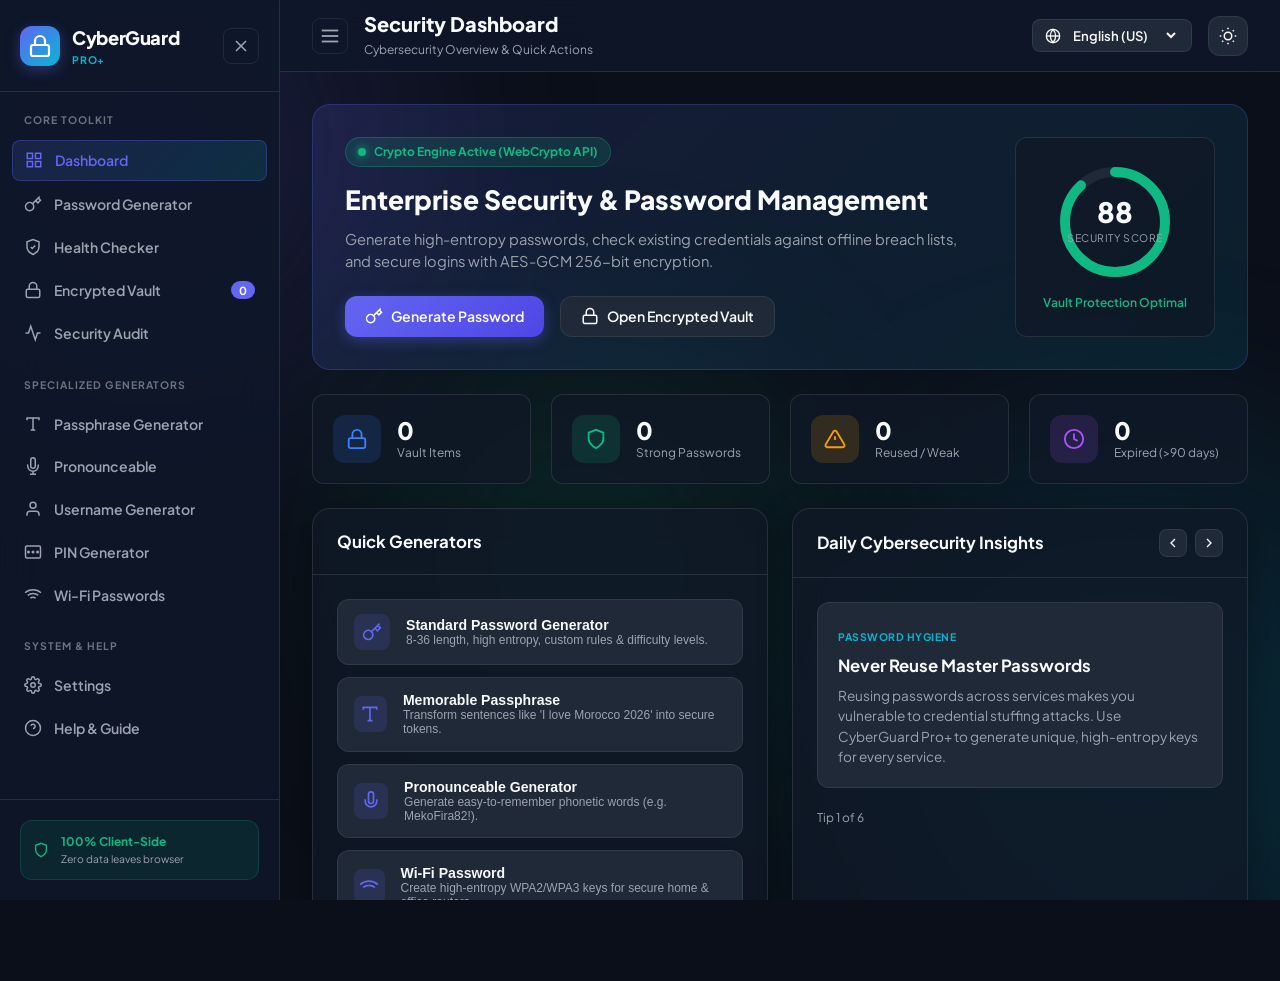
<file: index.html>
<!DOCTYPE html>
<html lang="en" data-theme="dark" dir="ltr">
<head>
  <meta charset="UTF-8">
  <meta name="viewport" content="width=device-width, initial-scale=1.0">
  <meta name="description" content="Password Generator Pro+ — Commercial-Grade Client-Side Cybersecurity Toolkit with Web Crypto AES-GCM Encrypted Vault, Health Checker, and Offline Breach Protection.">
  <meta name="theme-color" content="#0f172a">
  <title>Password Generator Pro+ | Cybersecurity Toolkit</title>
  <link rel="manifest" href="manifest.json">
  <link rel="icon" href="data:image/svg+xml,<svg xmlns=%22http://www.w3.org/2000/svg%22 viewBox=%220 0 100 100%22><text y=%22.9em%22 font-size=%2290%22>🛡️</text></svg>">
  <link rel="preconnect" href="https://fonts.googleapis.com">
  <link rel="preconnect" href="https://fonts.gstatic.com" crossorigin>
  <link href="https://fonts.googleapis.com/css2?family=Plus+Jakarta+Sans:wght@400;500;600;700;800&family=JetBrains+Mono:wght@400;500;600;700&display=swap" rel="stylesheet">
  <link rel="stylesheet" href="style.css">
</head>
<body>

  <div class="app-background">
    <div class="bg-shape shape-1"></div>
    <div class="bg-shape shape-2"></div>
    <div class="bg-shape shape-3"></div>
  </div>

  <!-- Application Layout -->
  <div class="app-container">

    <!-- Sidebar / Navigation -->
    <aside class="app-sidebar" id="sidebar">
      <div class="sidebar-header">
        <div class="logo">
          <div class="logo-icon">
            <svg width="24" height="24" viewBox="0 0 24 24" fill="none" stroke="currentColor" stroke-width="2.2" stroke-linecap="round" stroke-linejoin="round">
              <rect x="3" y="11" width="18" height="11" rx="2" ry="2"></rect>
              <path d="M7 11V7a5 5 0 0 1 10 0v4"></path>
            </svg>
          </div>
          <div class="logo-text">
            <span class="brand-name">CyberGuard</span>
            <span class="brand-badge">PRO+</span>
          </div>
        </div>
        <button class="icon-btn mobile-close-btn" id="mobileSidebarClose" aria-label="Close menu">
          <svg width="20" height="20" viewBox="0 0 24 24" fill="none" stroke="currentColor" stroke-width="2"><line x1="18" y1="6" x2="6" y2="18"></line><line x1="6" y1="6" x2="18" y2="18"></line></svg>
        </button>
      </div>

      <nav class="sidebar-nav">
        <div class="nav-section">
          <span class="nav-section-title" data-i18n="navCore">CORE TOOLKIT</span>
          <button class="nav-item active" data-tab="dashboard" id="nav-dashboard">
            <svg width="18" height="18" viewBox="0 0 24 24" fill="none" stroke="currentColor" stroke-width="2"><rect x="3" y="3" width="7" height="7"></rect><rect x="14" y="3" width="7" height="7"></rect><rect x="14" y="14" width="7" height="7"></rect><rect x="3" y="14" width="7" height="7"></rect></svg>
            <span data-i18n="tabDashboard">Dashboard</span>
          </button>
          <button class="nav-item" data-tab="generator" id="nav-generator">
            <svg width="18" height="18" viewBox="0 0 24 24" fill="none" stroke="currentColor" stroke-width="2"><path d="M21 2l-2 2m-7.61 7.61a5.5 5.5 0 1 1-7.778 7.778 5.5 5.5 0 0 1 7.777-7.777zm0 0L15.5 7.5m0 0l3 3L22 7l-3-3m-3.5 3.5L19 4"></path></svg>
            <span data-i18n="tabGenerator">Password Generator</span>
          </button>
          <button class="nav-item" data-tab="checker" id="nav-checker">
            <svg width="18" height="18" viewBox="0 0 24 24" fill="none" stroke="currentColor" stroke-width="2"><path d="M12 22s8-4 8-10V5l-8-3-8 3v7c0 6 8 10 8 10z"></path><path d="m9 12 2 2 4-4"></path></svg>
            <span data-i18n="tabChecker">Health Checker</span>
          </button>
          <button class="nav-item" data-tab="vault" id="nav-vault">
            <svg width="18" height="18" viewBox="0 0 24 24" fill="none" stroke="currentColor" stroke-width="2"><rect x="3" y="11" width="18" height="11" rx="2" ry="2"></rect><path d="M7 11V7a5 5 0 0 1 10 0v4"></path></svg>
            <span data-i18n="tabVault">Encrypted Vault</span>
            <span class="nav-badge" id="vaultCountBadge">0</span>
          </button>
          <button class="nav-item" data-tab="security" id="nav-security">
            <svg width="18" height="18" viewBox="0 0 24 24" fill="none" stroke="currentColor" stroke-width="2"><path d="M22 12h-4l-3 9L9 3l-3 9H2"></path></svg>
            <span data-i18n="tabSecurity">Security Audit</span>
          </button>
        </div>

        <div class="nav-section">
          <span class="nav-section-title" data-i18n="navSpecialized">SPECIALIZED GENERATORS</span>
          <button class="nav-item" data-tab="passphrase" id="nav-passphrase">
            <svg width="18" height="18" viewBox="0 0 24 24" fill="none" stroke="currentColor" stroke-width="2"><path d="M4 7V4h16v3"></path><path d="M9 20h6"></path><path d="M12 4v16"></path></svg>
            <span data-i18n="tabPassphrase">Passphrase Generator</span>
          </button>
          <button class="nav-item" data-tab="pronounceable" id="nav-pronounceable">
            <svg width="18" height="18" viewBox="0 0 24 24" fill="none" stroke="currentColor" stroke-width="2"><path d="M12 1a3 3 0 0 0-3 3v8a3 3 0 0 0 6 0V4a3 3 0 0 0-3-3z"></path><path d="M19 10v2a7 7 0 0 1-14 0v-2"></path><line x1="12" y1="19" x2="12.01" y2="23"></line><line x1="8" y1="23" x2="16" y2="23"></line></svg>
            <span data-i18n="tabPronounceable">Pronounceable</span>
          </button>
          <button class="nav-item" data-tab="username" id="nav-username">
            <svg width="18" height="18" viewBox="0 0 24 24" fill="none" stroke="currentColor" stroke-width="2"><path d="M20 21v-2a4 4 0 0 0-4-4H8a4 4 0 0 0-4 4v2"></path><circle cx="12" cy="7" r="4"></circle></svg>
            <span data-i18n="tabUsername">Username Generator</span>
          </button>
          <button class="nav-item" data-tab="pin" id="nav-pin">
            <svg width="18" height="18" viewBox="0 0 24 24" fill="none" stroke="currentColor" stroke-width="2"><rect x="2" y="4" width="20" height="16" rx="2"></rect><circle cx="6" cy="12" r="1"></circle><circle cx="12" cy="12" r="1"></circle><circle cx="18" cy="12" r="1"></circle></svg>
            <span data-i18n="tabPin">PIN Generator</span>
          </button>
          <button class="nav-item" data-tab="wifi" id="nav-wifi">
            <svg width="18" height="18" viewBox="0 0 24 24" fill="none" stroke="currentColor" stroke-width="2"><path d="M5 12.55a11 11 0 0 1 14.08 0"></path><path d="M1.42 9a16 16 0 0 1 21.16 0"></path><path d="M8.53 16.11a6 6 0 0 1 6.95 0"></path><line x1="12" y1="20" x2="12.01" y2="20"></line></svg>
            <span data-i18n="tabWifi">Wi-Fi Passwords</span>
          </button>
        </div>

        <div class="nav-section">
          <span class="nav-section-title" data-i18n="navSystem">SYSTEM & HELP</span>
          <button class="nav-item" data-tab="settings" id="nav-settings">
            <svg width="18" height="18" viewBox="0 0 24 24" fill="none" stroke="currentColor" stroke-width="2"><circle cx="12" cy="12" r="3"></circle><path d="M19.4 15a1.65 1.65 0 0 0 .33 1.82l.06.06a2 2 0 0 1 0 2.83 2 2 0 0 1-2.83 0l-.06-.06a1.65 1.65 0 0 0-1.82-.33 1.65 1.65 0 0 0-1 1.51V21a2 2 0 0 1-2 2 2 2 0 0 1-2-2v-.09A1.65 1.65 0 0 0 9 19.4a1.65 1.65 0 0 0-1.82.33l-.06.06a2 2 0 0 1-2.83 0 2 2 0 0 1 0-2.83l.06-.06a1.65 1.65 0 0 0 .33-1.82 1.65 1.65 0 0 0-1.51-1H3a2 2 0 0 1-2-2 2 2 0 0 1 2-2h.09A1.65 1.65 0 0 0 4.6 9a1.65 1.65 0 0 0-.33-1.82l-.06-.06a2 2 0 0 1 0-2.83 2 2 0 0 1 2.83 0l.06.06a1.65 1.65 0 0 0 1.82.33H9a1.65 1.65 0 0 0 1-1.51V3a2 2 0 0 1 2-2 2 2 0 0 1 2 2v.09a1.65 1.65 0 0 0 1 1.51 1.65 1.65 0 0 0 1.82-.33l.06-.06a2 2 0 0 1 2.83 0 2 2 0 0 1 0 2.83l-.06.06a1.65 1.65 0 0 0-.33 1.82V9a1.65 1.65 0 0 0 1.51 1H21a2 2 0 0 1 2 2 2 2 0 0 1-2 2h-.09a1.65 1.65 0 0 0-1.51 1z"></path></svg>
            <span data-i18n="tabSettings">Settings</span>
          </button>
          <button class="nav-item" data-tab="help" id="nav-help">
            <svg width="18" height="18" viewBox="0 0 24 24" fill="none" stroke="currentColor" stroke-width="2"><circle cx="12" cy="12" r="10"></circle><path d="M9.09 9a3 3 0 0 1 5.83 1c0 2-3 3-3 3"></path><line x1="12" y1="17" x2="12.01" y2="17"></line></svg>
            <span data-i18n="tabHelp">Help & Guide</span>
          </button>
        </div>
      </nav>

      <div class="sidebar-footer">
        <div class="privacy-badge">
          <svg width="16" height="16" viewBox="0 0 24 24" fill="none" stroke="#10b981" stroke-width="2"><path d="M12 22s8-4 8-10V5l-8-3-8 3v7c0 6 8 10 8 10z"></path></svg>
          <div class="privacy-info">
            <span class="privacy-title" data-i18n="privacyBadgeTitle">100% Client-Side</span>
            <span class="privacy-sub" data-i18n="privacyBadgeSub">Zero data leaves browser</span>
          </div>
        </div>
      </div>
    </aside>

    <!-- Main Content Area -->
    <div class="app-main">
      
      <!-- Top Sticky Header -->
      <header class="app-header">
        <div class="header-left">
          <button class="icon-btn mobile-menu-btn" id="mobileMenuBtn" aria-label="Open menu">
            <svg width="22" height="22" viewBox="0 0 24 24" fill="none" stroke="currentColor" stroke-width="2"><line x1="3" y1="12" x2="21" y2="12"></line><line x1="3" y1="6" x2="21" y2="6"></line><line x1="3" y1="18" x2="21" y2="18"></line></svg>
          </button>
          <div class="page-title-wrap">
            <h1 id="pageTitle" data-i18n="titleDashboard">Dashboard</h1>
            <span class="page-subtitle" id="pageSubtitle" data-i18n="subDashboard">Cybersecurity Overview & Quick Actions</span>
          </div>
        </div>

        <div class="header-right">
          <!-- Language Selector -->
          <div class="lang-selector">
            <svg width="16" height="16" viewBox="0 0 24 24" fill="none" stroke="currentColor" stroke-width="2"><circle cx="12" cy="12" r="10"></circle><line x1="2" y1="12" x2="22" y2="12"></line><path d="M12 2a15.3 15.3 0 0 1 4 10 15.3 15.3 0 0 1-4 10 15.3 15.3 0 0 1-4-10 15.3 15.3 0 0 1 4-10z"></path></svg>
            <select id="langSelect" aria-label="Select Language">
              <option value="en">English (US)</option>
              <option value="fr">Français</option>
              <option value="ar">العربية (Arabic)</option>
            </select>
          </div>

          <!-- Theme Toggle -->
          <button class="theme-toggle-btn" id="themeToggle" aria-label="Toggle dark/light mode" title="Toggle Theme">
            <div class="theme-icon sun-icon">
              <svg width="18" height="18" viewBox="0 0 24 24" fill="none" stroke="currentColor" stroke-width="2"><circle cx="12" cy="12" r="5"></circle><line x1="12" y1="1" x2="12" y2="3"></line><line x1="12" y1="21" x2="12" y2="23"></line><line x1="4.22" y1="4.22" x2="5.64" y2="5.64"></line><line x1="18.36" y1="18.36" x2="19.78" y2="19.78"></line><line x1="1" y1="12" x2="3" y2="12"></line><line x1="21" y1="12" x2="23" y2="12"></line><line x1="4.22" y1="19.78" x2="5.64" y2="18.36"></line><line x1="18.36" y1="5.64" x2="19.78" y2="4.22"></line></svg>
            </div>
            <div class="theme-icon moon-icon">
              <svg width="18" height="18" viewBox="0 0 24 24" fill="none" stroke="currentColor" stroke-width="2"><path d="M21 12.79A9 9 0 1 1 11.21 3 7 7 0 0 0 21 12.79z"></path></svg>
            </div>
          </button>

          <!-- PWA Install Button -->
          <button class="btn btn-sm btn-accent pwa-install-btn hidden" id="pwaInstallBtn">
            <svg width="16" height="16" viewBox="0 0 24 24" fill="none" stroke="currentColor" stroke-width="2"><path d="M21 15v4a2 2 0 0 1-2 2H5a2 2 0 0 1-2-2v-4"></path><polyline points="7 10 12 15 17 10"></polyline><line x1="12" y1="15" x2="12" y2="3"></line></svg>
            <span data-i18n="installApp">Install App</span>
          </button>
        </div>
      </header>

      <!-- View Container -->
      <main class="content-body">

        <!-- ==================== DASHBOARD VIEW ==================== -->
        <section class="tab-view active" id="view-dashboard">
          <!-- Hero Banner -->
          <div class="dash-hero">
            <div class="hero-content">
              <div class="status-pill green">
                <span class="pulse-dot"></span>
                <span data-i18n="cryptoEngineActive">Crypto Engine Active (WebCrypto API)</span>
              </div>
              <h2 data-i18n="dashWelcomeTitle">Enterprise Security & Password Management</h2>
              <p data-i18n="dashWelcomeSub">Generate high-entropy passwords, check existing credentials against offline breach lists, and secure logins with AES-GCM 256-bit encryption.</p>
              <div class="hero-actions">
                <button class="btn btn-primary" onclick="app.switchTab('generator')">
                  <svg width="18" height="18" viewBox="0 0 24 24" fill="none" stroke="currentColor" stroke-width="2"><path d="M21 2l-2 2m-7.61 7.61a5.5 5.5 0 1 1-7.778 7.778 5.5 5.5 0 0 1 7.777-7.777zm0 0L15.5 7.5m0 0l3 3L22 7l-3-3m-3.5 3.5L19 4"></path></svg>
                  <span data-i18n="quickGenerateBtn">Generate Password</span>
                </button>
                <button class="btn btn-secondary" onclick="app.switchTab('vault')">
                  <svg width="18" height="18" viewBox="0 0 24 24" fill="none" stroke="currentColor" stroke-width="2"><rect x="3" y="11" width="18" height="11" rx="2" ry="2"></rect><path d="M7 11V7a5 5 0 0 1 10 0v4"></path></svg>
                  <span data-i18n="openVaultBtn">Open Encrypted Vault</span>
                </button>
              </div>
            </div>
            <div class="hero-gauge-card">
              <div class="gauge-container">
                <svg class="gauge-svg" viewBox="0 0 120 120">
                  <circle class="gauge-bg" cx="60" cy="60" r="50" />
                  <circle class="gauge-fill" id="dashGaugeCircle" cx="60" cy="60" r="50" style="stroke-dashoffset: 80;" />
                </svg>
                <div class="gauge-center">
                  <span class="gauge-score" id="dashScoreValue">88</span>
                  <span class="gauge-label" data-i18n="securityScoreLabel">Security Score</span>
                </div>
              </div>
              <div class="gauge-footer" id="dashGaugeFooter" data-i18n="vaultStatusGood">Vault Protection Optimal</div>
            </div>
          </div>

          <!-- Quick Stats Grid -->
          <div class="grid-4 mt-6">
            <div class="stat-card">
              <div class="stat-icon blue">
                <svg width="22" height="22" viewBox="0 0 24 24" fill="none" stroke="currentColor" stroke-width="2"><rect x="3" y="11" width="18" height="11" rx="2" ry="2"></rect><path d="M7 11V7a5 5 0 0 1 10 0v4"></path></svg>
              </div>
              <div class="stat-details">
                <span class="stat-value" id="statTotalVault">0</span>
                <span class="stat-title" data-i18n="statVaultEntries">Vault Items</span>
              </div>
            </div>

            <div class="stat-card">
              <div class="stat-icon green">
                <svg width="22" height="22" viewBox="0 0 24 24" fill="none" stroke="currentColor" stroke-width="2"><path d="M12 22s8-4 8-10V5l-8-3-8 3v7c0 6 8 10 8 10z"></path></svg>
              </div>
              <div class="stat-details">
                <span class="stat-value" id="statStrongCount">0</span>
                <span class="stat-title" data-i18n="statStrongPass">Strong Passwords</span>
              </div>
            </div>

            <div class="stat-card">
              <div class="stat-icon yellow">
                <svg width="22" height="22" viewBox="0 0 24 24" fill="none" stroke="currentColor" stroke-width="2"><path d="M10.29 3.86L1.82 18a2 2 0 0 0 1.71 3h16.94a2 2 0 0 0 1.71-3L13.71 3.86a2 2 0 0 0-3.42 0z"></path><line x1="12" y1="9" x2="12" y2="13"></line><line x1="12" y1="17" x2="12.01" y2="17"></line></svg>
              </div>
              <div class="stat-details">
                <span class="stat-value" id="statReusedCount">0</span>
                <span class="stat-title" data-i18n="statReusedPass">Reused / Weak</span>
              </div>
            </div>

            <div class="stat-card">
              <div class="stat-icon purple">
                <svg width="22" height="22" viewBox="0 0 24 24" fill="none" stroke="currentColor" stroke-width="2"><circle cx="12" cy="12" r="10"></circle><polyline points="12 6 12 12 16 14"></polyline></svg>
              </div>
              <div class="stat-details">
                <span class="stat-value" id="statOldCount">0</span>
                <span class="stat-title" data-i18n="statOldPass">Expired (>90 days)</span>
              </div>
            </div>
          </div>

          <!-- Quick Tools Grid -->
          <div class="grid-2 mt-6">
            <div class="card">
              <div class="card-header">
                <h3 data-i18n="quickToolsTitle">Quick Generators</h3>
              </div>
              <div class="card-body tool-quick-list">
                <button class="tool-quick-item" onclick="app.switchTab('generator')">
                  <div class="t-icon"><svg width="20" height="20" viewBox="0 0 24 24" fill="none" stroke="currentColor" stroke-width="2"><path d="M21 2l-2 2m-7.61 7.61a5.5 5.5 0 1 1-7.778 7.778 5.5 5.5 0 0 1 7.777-7.777zm0 0L15.5 7.5m0 0l3 3L22 7l-3-3m-3.5 3.5L19 4"></path></svg></div>
                  <div class="t-info">
                    <h4 data-i18n="qPassTitle">Standard Password Generator</h4>
                    <p data-i18n="qPassDesc">8-36 length, high entropy, custom rules & difficulty levels.</p>
                  </div>
                </button>
                <button class="tool-quick-item" onclick="app.switchTab('passphrase')">
                  <div class="t-icon"><svg width="20" height="20" viewBox="0 0 24 24" fill="none" stroke="currentColor" stroke-width="2"><path d="M4 7V4h16v3"></path><path d="M9 20h6"></path><path d="M12 4v16"></path></svg></div>
                  <div class="t-info">
                    <h4 data-i18n="qPassphraseTitle">Memorable Passphrase</h4>
                    <p data-i18n="qPassphraseDesc">Transform sentences like 'I love Morocco 2026' into secure tokens.</p>
                  </div>
                </button>
                <button class="tool-quick-item" onclick="app.switchTab('pronounceable')">
                  <div class="t-icon"><svg width="20" height="20" viewBox="0 0 24 24" fill="none" stroke="currentColor" stroke-width="2"><path d="M12 1a3 3 0 0 0-3 3v8a3 3 0 0 0 6 0V4a3 3 0 0 0-3-3z"></path><path d="M19 10v2a7 7 0 0 1-14 0v-2"></path></svg></div>
                  <div class="t-info">
                    <h4 data-i18n="qPronounceTitle">Pronounceable Generator</h4>
                    <p data-i18n="qPronounceDesc">Generate easy-to-remember phonetic words (e.g. MekoFira82!).</p>
                  </div>
                </button>
                <button class="tool-quick-item" onclick="app.switchTab('wifi')">
                  <div class="t-icon"><svg width="20" height="20" viewBox="0 0 24 24" fill="none" stroke="currentColor" stroke-width="2"><path d="M5 12.55a11 11 0 0 1 14.08 0"></path><path d="M1.42 9a16 16 0 0 1 21.16 0"></path><line x1="12" y1="20" x2="12.01" y2="20"></line></svg></div>
                  <div class="t-info">
                    <h4 data-i18n="qWifiTitle">Wi-Fi Password</h4>
                    <p data-i18n="qWifiDesc">Create high-entropy WPA2/WPA3 keys for secure home & office routers.</p>
                  </div>
                </button>
              </div>
            </div>

            <!-- Daily Security Tip Carousel -->
            <div class="card">
              <div class="card-header flex-between">
                <h3 data-i18n="dailyTipTitle">Daily Cybersecurity Insights</h3>
                <div class="tip-controls">
                  <button class="icon-btn-sm" id="prevTipBtn" aria-label="Previous tip"><svg width="16" height="16" viewBox="0 0 24 24" fill="none" stroke="currentColor" stroke-width="2"><polyline points="15 18 9 12 15 6"></polyline></svg></button>
                  <button class="icon-btn-sm" id="nextTipBtn" aria-label="Next tip"><svg width="16" height="16" viewBox="0 0 24 24" fill="none" stroke="currentColor" stroke-width="2"><polyline points="9 18 15 12 9 6"></polyline></svg></button>
                </div>
              </div>
              <div class="card-body">
                <div class="tip-box">
                  <div class="tip-badge" id="tipCategory">Password Hygiene</div>
                  <h4 class="tip-headline" id="tipHeadline">Never Reuse Master Passwords</h4>
                  <p class="tip-body" id="tipBody">Reusing passwords across services makes you vulnerable to credential stuffing attacks. Use CyberGuard Pro+ to generate unique, cryptographically random keys for every service.</p>
                </div>
                <div class="tip-footer mt-4">
                  <span class="text-xs text-muted" id="tipCounter">Tip 1 of 6</span>
                </div>
              </div>
            </div>
          </div>
        </section>


        <!-- ==================== PASSWORD GENERATOR VIEW ==================== -->
        <section class="tab-view" id="view-generator">
          
          <!-- Category Recommendation Bar -->
          <div class="category-preset-bar mb-6">
            <span class="preset-label" data-i18n="presetLabel">Optimized Category Presets:</span>
            <div class="preset-chips">
              <button class="chip active" data-preset="custom" data-i18n="presetCustom">Custom</button>
              <button class="chip" data-preset="email" data-i18n="presetEmail">Email</button>
              <button class="chip" data-preset="bank" data-i18n="presetBank">Banking</button>
              <button class="chip" data-preset="social" data-i18n="presetSocial">Social Media</button>
              <button class="chip" data-preset="gaming" data-i18n="presetGaming">Gaming</button>
              <button class="chip" data-preset="server" data-i18n="presetServer">Server / SSH</button>
              <button class="chip" data-preset="crypto" data-i18n="presetCrypto">Crypto Wallet</button>
              <button class="chip" data-preset="wifi" data-i18n="presetWifi">Wi-Fi Router</button>
            </div>
          </div>

          <!-- Main Output Display -->
          <div class="password-output-card">
            <div class="output-top-bar">
              <span class="security-badge" id="genStrengthBadge">EXPERT</span>
              <div class="output-quick-actions">
                <button class="action-btn" id="genExportBtn" title="Export Password">
                  <svg width="18" height="18" viewBox="0 0 24 24" fill="none" stroke="currentColor" stroke-width="2"><path d="M21 15v4a2 2 0 0 1-2 2H5a2 2 0 0 1-2-2v-4"></path><polyline points="7 10 12 15 17 10"></polyline><line x1="12" y1="15" x2="12" y2="3"></line></svg>
                </button>
                <button class="action-btn" id="saveToVaultBtn" title="Save to Encrypted Vault">
                  <svg width="18" height="18" viewBox="0 0 24 24" fill="none" stroke="currentColor" stroke-width="2"><rect x="3" y="11" width="18" height="11" rx="2" ry="2"></rect><path d="M7 11V7a5 5 0 0 1 10 0v4"></path></svg>
                </button>
              </div>
            </div>

            <div class="password-display-wrapper">
              <div class="password-display" id="passwordOutput" contenteditable="false" aria-label="Generated Password">
                Select options to generate password
              </div>
              <button class="btn btn-copy" id="copyPasswordBtn">
                <svg width="18" height="18" viewBox="0 0 24 24" fill="none" stroke="currentColor" stroke-width="2"><rect x="9" y="9" width="13" height="13" rx="2" ry="2"></rect><path d="M5 15H4a2 2 0 0 1-2-2V4a2 2 0 0 1 2-2h9a2 2 0 0 1 2 2v1"></path></svg>
                <span data-i18n="copyBtn">Copy Password</span>
              </button>
            </div>

            <!-- Strength Meter Bar -->
            <div class="meter-wrapper">
              <div class="meter-bar">
                <div class="meter-fill" id="genMeterFill" style="width: 100%;"></div>
              </div>
              <div class="meter-info">
                <span id="genEntropyText">Entropy: 128.4 bits</span>
                <span id="genCrackTimeText">Estimated crack time: 4.2 Trillion Years</span>
              </div>
            </div>
          </div>

          <!-- Controls Section -->
          <div class="grid-2 mt-6">
            
            <!-- Left Panel: Length & Difficulty -->
            <div class="card">
              <div class="card-header">
                <h3 data-i18n="lengthDifficultyTitle">Length & Difficulty</h3>
              </div>
              <div class="card-body">
                
                <!-- Fixed Length Buttons -->
                <div class="form-group">
                  <label class="form-label" data-i18n="selectLength">Select Length (Strict Presets)</label>
                  <div class="length-presets">
                    <button class="btn-preset" data-length="8">8</button>
                    <button class="btn-preset" data-length="12">12</button>
                    <button class="btn-preset active" data-length="16">16</button>
                    <button class="btn-preset" data-length="24">24</button>
                    <button class="btn-preset" data-length="36">36</button>
                  </div>
                  <div class="slider-wrap mt-3">
                    <input type="range" id="lengthSlider" min="8" max="36" value="16" step="1">
                    <span class="length-indicator" id="lengthValue">16</span>
                  </div>
                </div>

                <!-- Difficulty Levels -->
                <div class="form-group mt-6">
                  <label class="form-label" data-i18n="difficultyLevel">Difficulty Level</label>
                  <div class="difficulty-options">
                    <button class="btn-diff" data-diff="easy">
                      <span class="diff-title" data-i18n="diffEasy">Easy</span>
                      <span class="diff-desc" data-i18n="diffEasyDesc">Lowercase only</span>
                    </button>
                    <button class="btn-diff" data-diff="medium">
                      <span class="diff-title" data-i18n="diffMedium">Medium</span>
                      <span class="diff-desc" data-i18n="diffMediumDesc">a-z, A-Z, 0-9</span>
                    </button>
                    <button class="btn-diff" data-diff="hard">
                      <span class="diff-title" data-i18n="diffHard">Hard</span>
                      <span class="diff-desc" data-i18n="diffHardDesc">+ Common symbols</span>
                    </button>
                    <button class="btn-diff active" data-diff="expert">
                      <span class="diff-title" data-i18n="diffExpert">Expert</span>
                      <span class="diff-desc" data-i18n="diffExpertDesc">Max randomness & special</span>
                    </button>
                  </div>
                </div>

              </div>
            </div>

            <!-- Right Panel: Rules & Customizations -->
            <div class="card">
              <div class="card-header">
                <h3 data-i18n="customRulesTitle">Custom Character Rules</h3>
              </div>
              <div class="card-body">
                <div class="checkbox-grid">
                  <label class="custom-checkbox">
                    <input type="checkbox" id="chkUppercase" checked>
                    <span class="checkmark"></span>
                    <span class="cb-text" data-i18n="cbUppercase">Include Uppercase (A-Z)</span>
                  </label>

                  <label class="custom-checkbox">
                    <input type="checkbox" id="chkLowercase" checked>
                    <span class="checkmark"></span>
                    <span class="cb-text" data-i18n="cbLowercase">Include Lowercase (a-z)</span>
                  </label>

                  <label class="custom-checkbox">
                    <input type="checkbox" id="chkNumbers" checked>
                    <span class="checkmark"></span>
                    <span class="cb-text" data-i18n="cbNumbers">Include Numbers (0-9)</span>
                  </label>

                  <label class="custom-checkbox">
                    <input type="checkbox" id="chkSymbols" checked>
                    <span class="checkmark"></span>
                    <span class="cb-text" data-i18n="cbSymbols">Include Symbols (!@#$%^&*)</span>
                  </label>

                  <label class="custom-checkbox">
                    <input type="checkbox" id="chkAvoidAmbiguous">
                    <span class="checkmark"></span>
                    <span class="cb-text" data-i18n="cbAvoidAmbiguous">Avoid ambiguous (O, 0, I, l, |)</span>
                  </label>

                  <label class="custom-checkbox">
                    <input type="checkbox" id="chkNoRepeatedConsecutive">
                    <span class="checkmark"></span>
                    <span class="cb-text" data-i18n="cbNoRepeated">No repeated consecutive characters</span>
                  </label>

                  <label class="custom-checkbox">
                    <input type="checkbox" id="chkStartLetter">
                    <span class="checkmark"></span>
                    <span class="cb-text" data-i18n="cbStartLetter">Start with a letter</span>
                  </label>

                  <label class="custom-checkbox">
                    <input type="checkbox" id="chkExcludeSimilar">
                    <span class="checkmark"></span>
                    <span class="cb-text" data-i18n="cbExcludeSimilar">Exclude similar symbols ({ } [ ] ( ) / \ ' " ` ~)</span>
                  </label>

                  <label class="custom-checkbox">
                    <input type="checkbox" id="chkExcludeSpaces" checked>
                    <span class="checkmark"></span>
                    <span class="cb-text" data-i18n="cbExcludeSpaces">Exclude spaces</span>
                  </label>

                  <label class="custom-checkbox">
                    <input type="checkbox" id="chkAllowEmojis">
                    <span class="checkmark"></span>
                    <span class="cb-text" data-i18n="cbAllowEmojis">Allow emojis (Experimental)</span>
                  </label>
                </div>
              </div>
            </div>

          </div>

          <!-- Bottom Action Toolbar -->
          <div class="action-toolbar mt-6">
            <button class="btn btn-primary btn-lg" id="btnGenerate">
              <svg width="20" height="20" viewBox="0 0 24 24" fill="none" stroke="currentColor" stroke-width="2"><path d="M21.5 2v6h-6M21.34 15.57a10 10 0 1 1-.57-8.38l5.67-5.67"></path></svg>
              <span data-i18n="btnGeneratePassword">Generate Password</span>
            </button>
            <button class="btn btn-secondary" id="btnGenerateAnother">
              <svg width="18" height="18" viewBox="0 0 24 24" fill="none" stroke="currentColor" stroke-width="2"><polyline points="23 4 23 10 17 10"></polyline><path d="M20.49 15a9 9 0 1 1-2.12-9.36L23 10"></path></svg>
              <span data-i18n="btnGenerateAnother">Generate Another</span>
            </button>
            <button class="btn btn-secondary" id="btnRandomizeAll">
              <svg width="18" height="18" viewBox="0 0 24 24" fill="none" stroke="currentColor" stroke-width="2"><polyline points="16 3 21 3 21 8"></polyline><line x1="4" y1="20" x2="21" y2="3"></line><polyline points="21 16 21 21 16 21"></polyline><line x1="15" y1="15" x2="21" y2="21"></line><line x1="4" y1="4" x2="9" y2="9"></line></svg>
              <span data-i18n="btnRandomizeEverything">Randomize Everything</span>
            </button>
            <button class="btn btn-secondary" id="btnResetSettings">
              <svg width="18" height="18" viewBox="0 0 24 24" fill="none" stroke="currentColor" stroke-width="2"><path d="M3 12a9 9 0 1 0 9-9 9.75 9.75 0 0 0-6.74 2.74L3 8"></path><path d="M3 3v5h5"></path></svg>
              <span data-i18n="btnResetSettings">Reset Settings</span>
            </button>
            <button class="btn btn-danger" id="btnClearPassword">
              <svg width="18" height="18" viewBox="0 0 24 24" fill="none" stroke="currentColor" stroke-width="2"><polyline points="3 6 5 6 21 6"></polyline><path d="M19 6v14a2 2 0 0 1-2 2H7a2 2 0 0 1-2-2V6m3 0V4a2 2 0 0 1 2-2h4a2 2 0 0 1 2 2v2"></path></svg>
              <span data-i18n="btnClear">Clear</span>
            </button>
          </div>

          <!-- Password Analysis & Detailed Breakdown -->
          <div class="card mt-6">
            <div class="card-header">
              <h3 data-i18n="statsHeader">Real-Time Password Composition & Statistics</h3>
            </div>
            <div class="card-body">
              <div class="grid-5 stats-composition">
                <div class="comp-box">
                  <span class="comp-val" id="statCharTotal">16</span>
                  <span class="comp-lbl" data-i18n="statLength">Length</span>
                </div>
                <div class="comp-box">
                  <span class="comp-val" id="statCharUpper">4</span>
                  <span class="comp-lbl" data-i18n="statUpper">Uppercase</span>
                </div>
                <div class="comp-box">
                  <span class="comp-val" id="statCharLower">6</span>
                  <span class="comp-lbl" data-i18n="statLower">Lowercase</span>
                </div>
                <div class="comp-box">
                  <span class="comp-val" id="statCharNum">3</span>
                  <span class="comp-lbl" data-i18n="statNumbers">Numbers</span>
                </div>
                <div class="comp-box">
                  <span class="comp-val" id="statCharSym">3</span>
                  <span class="comp-lbl" data-i18n="statSymbols">Symbols</span>
                </div>
              </div>

              <div class="breach-warning-banner hidden" id="genBreachWarning">
                <svg width="20" height="20" viewBox="0 0 24 24" fill="none" stroke="#ef4444" stroke-width="2"><path d="M10.29 3.86L1.82 18a2 2 0 0 0 1.71 3h16.94a2 2 0 0 0 1.71-3L13.71 3.86a2 2 0 0 0-3.42 0z"></path><line x1="12" y1="9" x2="12" y2="13"></line><line x1="12" y1="17" x2="12.01" y2="17"></line></svg>
                <div class="w-text">
                  <strong data-i18n="breachDetectedTitle">Offline Breach Warning:</strong>
                  <span id="genBreachReason">This password was found in common password dictionaries. Choose higher difficulty.</span>
                </div>
              </div>
            </div>
          </div>

        </section>


        <!-- ==================== HEALTH CHECKER VIEW ==================== -->
        <section class="tab-view" id="view-checker">
          <div class="card">
            <div class="card-header">
              <h3 data-i18n="checkerTitle">Offline Password Audit & Health Inspection</h3>
            </div>
            <div class="card-body">
              <p class="text-sm text-muted mb-4" data-i18n="checkerSub">Paste any password to audit its strength, entropy, crack time, and offline dictionary leaks. Zero network requests made.</p>
              
              <div class="input-with-action">
                <input type="password" id="checkerInput" placeholder="Paste or type password to inspect..." autocomplete="off">
                <button type="button" class="icon-btn" id="toggleCheckerVisibility" title="Toggle Visibility">
                  <svg width="20" height="20" viewBox="0 0 24 24" fill="none" stroke="currentColor" stroke-width="2"><path d="M1 12s4-8 11-8 11 8 11 8-4 8-11 8-11-8-11-8z"></path><circle cx="12" cy="12" r="3"></circle></svg>
                </button>
              </div>

              <div class="checker-results mt-6 hidden" id="checkerResults">
                <div class="grid-3">
                  <div class="res-box">
                    <span class="r-title" data-i18n="strength">Strength Rating</span>
                    <span class="r-val" id="chkScoreRating">STRONG</span>
                  </div>
                  <div class="res-box">
                    <span class="r-title" data-i18n="entropy">Entropy</span>
                    <span class="r-val" id="chkEntropy">78.5 Bits</span>
                  </div>
                  <div class="res-box">
                    <span class="r-title" data-i18n="crackTime">Est. Crack Time</span>
                    <span class="r-val" id="chkCrackTime">140 Years</span>
                  </div>
                </div>

                <div class="suggestions-card mt-6">
                  <h4 class="mb-3" data-i18n="suggestionsTitle">Security Recommendations</h4>
                  <ul class="suggestions-list" id="chkSuggestions">
                    <!-- Dynamic List -->
                  </ul>
                </div>
              </div>
            </div>
          </div>
        </section>


        <!-- ==================== ENCRYPTED VAULT VIEW ==================== -->
        <section class="tab-view" id="view-vault">
          
          <!-- Master Password Login Overlay / Card if locked -->
          <div class="vault-lock-screen card" id="vaultLockScreen">
            <div class="lock-icon-wrap">
              <svg width="48" height="48" viewBox="0 0 24 24" fill="none" stroke="#6366f1" stroke-width="2"><rect x="3" y="11" width="18" height="11" rx="2" ry="2"></rect><path d="M7 11V7a5 5 0 0 1 10 0v4"></path></svg>
            </div>
            <h3 data-i18n="vaultLockTitle">Web Crypto Encrypted Vault</h3>
            <p data-i18n="vaultLockSub">Enter your Master Password to derive PBKDF2 key and decrypt vault credentials locally using 256-bit AES-GCM.</p>
            
            <form class="vault-unlock-form" id="vaultUnlockForm">
              <div class="form-group max-w-md mx-auto mt-4">
                <input type="password" id="masterPasswordInput" placeholder="Enter Master Password..." required>
                <button type="submit" class="btn btn-primary w-full mt-3" id="btnUnlockVault">
                  <span data-i18n="unlockVault">Unlock Vault</span>
                </button>
              </div>
            </form>
          </div>

          <!-- Unlocked Vault Interface -->
          <div class="vault-workspace hidden" id="vaultWorkspace">
            
            <!-- Controls Bar -->
            <div class="card mb-6">
              <div class="card-body flex-between gap-4 flex-wrap">
                <div class="search-wrap flex-1 min-w-200">
                  <svg width="18" height="18" viewBox="0 0 24 24" fill="none" stroke="currentColor" stroke-width="2"><circle cx="11" cy="11" r="8"></circle><line x1="21" y1="21" x2="16.65" y2="16.65"></line></svg>
                  <input type="text" id="vaultSearch" placeholder="Search vault items by title, username, category...">
                </div>

                <div class="filter-wrap flex-gap-2">
                  <select id="vaultCategoryFilter" class="select-styled" aria-label="Filter category">
                    <option value="all" data-i18n="catAll">All Categories</option>
                    <option value="email">Email</option>
                    <option value="banking">Banking</option>
                    <option value="social">Social Media</option>
                    <option value="gaming">Gaming</option>
                    <option value="server">Server / Database</option>
                    <option value="crypto">Crypto Wallet</option>
                    <option value="wifi">Wi-Fi Router</option>
                  </select>

                  <button class="btn btn-primary" id="btnNewVaultEntry">
                    <svg width="18" height="18" viewBox="0 0 24 24" fill="none" stroke="currentColor" stroke-width="2"><line x1="12" y1="5" x2="12" y2="19"></line><line x1="5" y1="12" x2="19" y2="12"></line></svg>
                    <span data-i18n="addEntry">Add Item</span>
                  </button>

                  <button class="btn btn-secondary" id="btnLockVault" title="Lock Vault">
                    <svg width="18" height="18" viewBox="0 0 24 24" fill="none" stroke="currentColor" stroke-width="2"><rect x="3" y="11" width="18" height="11" rx="2" ry="2"></rect><path d="M7 11V7a5 5 0 0 1 10 0v4"></path></svg>
                    <span data-i18n="lockVault">Lock</span>
                  </button>
                </div>
              </div>
            </div>

            <!-- Vault Items Table / List -->
            <div class="card">
              <div class="card-body p-0">
                <div class="table-responsive">
                  <table class="vault-table">
                    <thead>
                      <tr>
                        <th data-i18n="tblTitle">Title / Service</th>
                        <th data-i18n="tblUsername">Username</th>
                        <th data-i18n="tblCategory">Category</th>
                        <th data-i18n="tblPassword">Password</th>
                        <th data-i18n="tblAge">Age</th>
                        <th data-i18n="tblActions">Actions</th>
                      </tr>
                    </thead>
                    <tbody id="vaultTableBody">
                      <!-- Dynamic rows -->
                    </tbody>
                  </table>
                </div>
                <div class="empty-state hidden" id="vaultEmptyState">
                  <svg width="48" height="48" viewBox="0 0 24 24" fill="none" stroke="currentColor" stroke-width="1.5"><rect x="3" y="11" width="18" height="11" rx="2" ry="2"></rect><path d="M7 11V7a5 5 0 0 1 10 0v4"></path></svg>
                  <h4 data-i18n="emptyVaultTitle">Vault is Empty</h4>
                  <p data-i18n="emptyVaultSub">Add your first encrypted credential or generate a new password.</p>
                </div>
              </div>
            </div>

          </div>

        </section>


        <!-- ==================== SECURITY AUDIT DASHBOARD ==================== -->
        <section class="tab-view" id="view-security">
          <div class="card">
            <div class="card-header">
              <h3 data-i18n="auditTitle">Vault Security & Password Health Audit</h3>
            </div>
            <div class="card-body">
              <div class="grid-3 mb-6">
                <div class="audit-summary-card green">
                  <h4 data-i18n="auditStrongTitle">Strong & Unique</h4>
                  <span class="audit-count" id="auditStrongCount">0</span>
                  <span class="audit-desc" data-i18n="auditStrongDesc">High entropy credentials</span>
                </div>
                <div class="audit-summary-card yellow">
                  <h4 data-i18n="auditReusedTitle">Reused Passwords</h4>
                  <span class="audit-count" id="auditReusedCount">0</span>
                  <span class="audit-desc" data-i18n="auditReusedDesc">Credentials used across multiple services</span>
                </div>
                <div class="audit-summary-card red">
                  <h4 data-i18n="auditExpiredTitle">Expired Credentials</h4>
                  <span class="audit-count" id="auditExpiredCount">0</span>
                  <span class="audit-desc" data-i18n="auditExpiredDesc">Older than 90 days</span>
                </div>
              </div>

              <div id="auditReportDetails">
                <h4 class="mb-3" data-i18n="auditActionNeeded">Action Required Items</h4>
                <div class="audit-list" id="auditIssuesList">
                  <!-- Dynamic Audit Issues -->
                </div>
              </div>
            </div>
          </div>
        </section>


        <!-- ==================== PASSPHRASE GENERATOR VIEW ==================== -->
        <section class="tab-view" id="view-passphrase">
          <div class="card">
            <div class="card-header">
              <h3 data-i18n="passphraseTitle">Sentence to Secure Passphrase Converter</h3>
            </div>
            <div class="card-body">
              <div class="form-group mb-4">
                <label class="form-label" data-i18n="memorablePhraseLabel">Write a memorable phrase (e.g., "I love Morocco 2026")</label>
                <input type="text" id="passphraseInput" value="I love Morocco 2026" placeholder="Enter memorable sentence...">
              </div>

              <div class="password-output-card my-4">
                <div class="password-display" id="passphraseOutput">!ILvM0r0cc0#2026$</div>
                <button class="btn btn-copy" id="copyPassphraseBtn">
                  <svg width="18" height="18" viewBox="0 0 24 24" fill="none" stroke="currentColor" stroke-width="2"><rect x="9" y="9" width="13" height="13" rx="2" ry="2"></rect><path d="M5 15H4a2 2 0 0 1-2-2V4a2 2 0 0 1 2-2h9a2 2 0 0 1 2 2v1"></path></svg>
                  <span data-i18n="copyBtn">Copy</span>
                </button>
              </div>

              <button class="btn btn-primary" id="btnGenPassphrase">
                <span data-i18n="convertPassphrase">Transform Sentence</span>
              </button>
            </div>
          </div>
        </section>


        <!-- ==================== PRONOUNCEABLE GENERATOR VIEW ==================== -->
        <section class="tab-view" id="view-pronounceable">
          <div class="card">
            <div class="card-header">
              <h3 data-i18n="pronounceTitle">Phonetic Pronounceable Password Generator</h3>
            </div>
            <div class="card-body">
              <div class="password-output-card my-4">
                <div class="password-display" id="pronounceOutput">MekoFira82!</div>
                <button class="btn btn-copy" id="copyPronounceBtn">
                  <svg width="18" height="18" viewBox="0 0 24 24" fill="none" stroke="currentColor" stroke-width="2"><rect x="9" y="9" width="13" height="13" rx="2" ry="2"></rect><path d="M5 15H4a2 2 0 0 1-2-2V4a2 2 0 0 1 2-2h9a2 2 0 0 1 2 2v1"></path></svg>
                  <span data-i18n="copyBtn">Copy</span>
                </button>
              </div>

              <button class="btn btn-primary" id="btnGenPronounce">
                <span data-i18n="genPronounce">Generate Pronounceable</span>
              </button>
            </div>
          </div>
        </section>


        <!-- ==================== USERNAME GENERATOR VIEW ==================== -->
        <section class="tab-view" id="view-username">
          <div class="card">
            <div class="card-header">
              <h3 data-i18n="usernameTitle">Cyber & Tech Random Username Generator</h3>
            </div>
            <div class="card-body">
              <div class="form-group mb-4">
                <label class="form-label" data-i18n="usernameStyle">Select Style Theme</label>
                <select id="usernameStyleSelect" class="select-styled">
                  <option value="cyber">Cyber / Tech (e.g., ShadowFox92, PixelKnight)</option>
                  <option value="gaming">Gaming Pro (e.g., DarkFalcon, NovaByte)</option>
                  <option value="minimal">Clean Minimal (e.g., AlexVortex, SolarCore)</option>
                </select>
              </div>

              <div class="password-output-card my-4">
                <div class="password-display" id="usernameOutput">ShadowFox92</div>
                <button class="btn btn-copy" id="copyUsernameBtn">
                  <svg width="18" height="18" viewBox="0 0 24 24" fill="none" stroke="currentColor" stroke-width="2"><rect x="9" y="9" width="13" height="13" rx="2" ry="2"></rect><path d="M5 15H4a2 2 0 0 1-2-2V4a2 2 0 0 1 2-2h9a2 2 0 0 1 2 2v1"></path></svg>
                  <span data-i18n="copyBtn">Copy Username</span>
                </button>
              </div>

              <button class="btn btn-primary" id="btnGenUsername">
                <span data-i18n="genUsername">Generate Handle</span>
              </button>
            </div>
          </div>
        </section>


        <!-- ==================== PIN GENERATOR VIEW ==================== -->
        <section class="tab-view" id="view-pin">
          <div class="card">
            <div class="card-header">
              <h3 data-i18n="pinTitle">Cryptographic Secure PIN Generator</h3>
            </div>
            <div class="card-body">
              <div class="form-group mb-4">
                <label class="form-label" data-i18n="pinLength">Select Digits</label>
                <div class="length-presets">
                  <button class="btn-preset btn-pin-len" data-pinlen="4">4 Digits</button>
                  <button class="btn-preset btn-pin-len active" data-pinlen="6">6 Digits</button>
                  <button class="btn-preset btn-pin-len" data-pinlen="8">8 Digits</button>
                </div>
              </div>

              <div class="password-output-card my-4">
                <div class="password-display" id="pinOutput">849204</div>
                <button class="btn btn-copy" id="copyPinBtn">
                  <svg width="18" height="18" viewBox="0 0 24 24" fill="none" stroke="currentColor" stroke-width="2"><rect x="9" y="9" width="13" height="13" rx="2" ry="2"></rect><path d="M5 15H4a2 2 0 0 1-2-2V4a2 2 0 0 1 2-2h9a2 2 0 0 1 2 2v1"></path></svg>
                  <span data-i18n="copyBtn">Copy PIN</span>
                </button>
              </div>

              <button class="btn btn-primary" id="btnGenPin">
                <span data-i18n="genPin">Generate Secure PIN</span>
              </button>
            </div>
          </div>
        </section>


        <!-- ==================== WI-FI PASSWORD GENERATOR VIEW ==================== -->
        <section class="tab-view" id="view-wifi">
          <div class="card">
            <div class="card-header">
              <h3 data-i18n="wifiTitle">WPA2 / WPA3 Wi-Fi Passphrase Generator</h3>
            </div>
            <div class="card-body">
              <div class="form-group mb-4">
                <label class="form-label" data-i18n="ssidLabel">Network Name (SSID)</label>
                <input type="text" id="wifiSsidInput" value="CyberGuard_Home_5G" placeholder="Enter Wi-Fi Name...">
              </div>

              <div class="password-output-card my-4">
                <div class="password-display" id="wifiOutput">K9#mX2$vLp8!zQn4</div>
                <button class="btn btn-copy" id="copyWifiBtn">
                  <svg width="18" height="18" viewBox="0 0 24 24" fill="none" stroke="currentColor" stroke-width="2"><rect x="9" y="9" width="13" height="13" rx="2" ry="2"></rect><path d="M5 15H4a2 2 0 0 1-2-2V4a2 2 0 0 1 2-2h9a2 2 0 0 1 2 2v1"></path></svg>
                  <span data-i18n="copyBtn">Copy WPA Key</span>
                </button>
              </div>

              <div class="flex-gap-2">
                <button class="btn btn-primary" id="btnGenWifi">
                  <span data-i18n="genWifi">Generate Wi-Fi Password</span>
                </button>
              </div>
            </div>
          </div>
        </section>


        <!-- ==================== SETTINGS VIEW ==================== -->
        <section class="tab-view" id="view-settings">
          <div class="card">
            <div class="card-header">
              <h3 data-i18n="settingsTitle">System Preferences & Storage Control</h3>
            </div>
            <div class="card-body">
              <div class="form-group mb-6">
                <label class="form-label" data-i18n="historySetting">Remember Password History (Last 5)</label>
                <label class="toggle-switch">
                  <input type="checkbox" id="settingKeepHistory" checked>
                  <span class="toggle-slider"></span>
                </label>
              </div>

              <div class="form-group mb-6">
                <label class="form-label" data-i18n="exportImportVault">Encrypted Vault Backup / Restore</label>
                <div class="flex-gap-2 mt-2">
                  <button class="btn btn-secondary" id="btnExportVaultJSON">
                    <svg width="18" height="18" viewBox="0 0 24 24" fill="none" stroke="currentColor" stroke-width="2"><path d="M21 15v4a2 2 0 0 1-2 2H5a2 2 0 0 1-2-2v-4"></path><polyline points="7 10 12 15 17 10"></polyline><line x1="12" y1="15" x2="12" y2="3"></line></svg>
                    <span data-i18n="exportVault">Export Vault Backup (JSON)</span>
                  </button>
                  <label class="btn btn-secondary cursor-pointer">
                    <svg width="18" height="18" viewBox="0 0 24 24" fill="none" stroke="currentColor" stroke-width="2"><path d="M21 15v4a2 2 0 0 1-2 2H5a2 2 0 0 1-2-2v-4"></path><polyline points="17 8 12 3 7 8"></polyline><line x1="12" y1="3" x2="12" y2="15"></line></svg>
                    <span data-i18n="importVault">Import Vault Backup</span>
                    <input type="file" id="importVaultFileInput" accept=".json" class="hidden">
                  </label>
                </div>
              </div>

              <div class="form-group mt-6">
                <button class="btn btn-danger" id="btnClearAllData">
                  <svg width="18" height="18" viewBox="0 0 24 24" fill="none" stroke="currentColor" stroke-width="2"><polyline points="3 6 5 6 21 6"></polyline><path d="M19 6v14a2 2 0 0 1-2 2H7a2 2 0 0 1-2-2V6m3 0V4a2 2 0 0 1 2-2h4a2 2 0 0 1 2 2v2"></path></svg>
                  <span data-i18n="clearAllLocalData">Clear All Local Data & History</span>
                </button>
              </div>
            </div>
          </div>
        </section>


        <!-- ==================== HELP CENTER VIEW ==================== -->
        <section class="tab-view" id="view-help">
          <div class="card">
            <div class="card-header">
              <h3 data-i18n="helpTitle">Cybersecurity Guide & Keyboard Shortcuts</h3>
            </div>
            <div class="card-body">
              <h4 class="mb-3" data-i18n="shortcutsTitle">Keyboard Shortcuts Reference</h4>
              <div class="grid-2 mb-6">
                <div class="shortcut-item">
                  <kbd>Space</kbd> / <kbd>Enter</kbd>
                  <span data-i18n="scGenerate">Generate new password</span>
                </div>
                <div class="shortcut-item">
                  <kbd>Ctrl</kbd> + <kbd>C</kbd>
                  <span data-i18n="scCopy">Copy current generated password</span>
                </div>
                <div class="shortcut-item">
                  <kbd>Escape</kbd>
                  <span data-i18n="scClear">Clear fields / close modals</span>
                </div>
              </div>

              <h4 class="mb-3" data-i18n="faqTitle">Frequently Asked Questions</h4>
              <div class="faq-list">
                <div class="faq-item">
                  <strong data-i18n="faqQ1">Are generated passwords saved on any server?</strong>
                  <p data-i18n="faqA1">No. 100% of generation and cryptography happens inside your web browser engine using window.crypto.getRandomValues(). No network requests are made.</p>
                </div>
                <div class="faq-item mt-3">
                  <strong data-i18n="faqQ2">How does the Encrypted Vault work?</strong>
                  <p data-i18n="faqA2">The vault derives a 256-bit AES key from your Master Password using PBKDF2 with SHA-256 (100,000 iterations). Your credentials are encrypted locally with AES-GCM before saving to localStorage.</p>
                </div>
              </div>
            </div>
          </div>
        </section>

      </main>
    </div>
  </div>

  <!-- VAULT ENTRY MODAL -->
  <div class="modal-overlay hidden" id="vaultItemModal">
    <div class="modal-card">
      <div class="modal-header">
        <h3 id="vaultModalHeading" data-i18n="addVaultItem">Add New Vault Entry</h3>
        <button class="icon-btn" id="closeVaultModal"><svg width="20" height="20" viewBox="0 0 24 24" fill="none" stroke="currentColor" stroke-width="2"><line x1="18" y1="6" x2="6" y2="18"></line><line x1="6" y1="6" x2="18" y2="18"></line></svg></button>
      </div>
      <div class="modal-body">
        <form id="vaultEntryForm">
          <input type="hidden" id="entryEditId">
          <div class="form-group mb-3">
            <label class="form-label" data-i18n="lblServiceTitle">Title / Service</label>
            <input type="text" id="entryTitle" placeholder="e.g., Google Account, Banking" required>
          </div>
          <div class="form-group mb-3">
            <label class="form-label" data-i18n="lblUsername">Username / Email</label>
            <input type="text" id="entryUsername" placeholder="e.g., user@example.com" required>
          </div>
          <div class="form-group mb-3">
            <label class="form-label" data-i18n="lblCategory">Category</label>
            <select id="entryCategory" class="select-styled">
              <option value="email">Email</option>
              <option value="banking">Banking</option>
              <option value="social">Social Media</option>
              <option value="gaming">Gaming</option>
              <option value="server">Server / SSH</option>
              <option value="crypto">Crypto Wallet</option>
              <option value="wifi">Wi-Fi Router</option>
            </select>
          </div>
          <div class="form-group mb-3">
            <label class="form-label" data-i18n="lblPassword">Password</label>
            <div class="input-with-action">
              <input type="password" id="entryPassword" required>
              <button type="button" class="icon-btn" id="btnFillGenPass" title="Fill with current generated">
                <svg width="18" height="18" viewBox="0 0 24 24" fill="none" stroke="currentColor" stroke-width="2"><path d="M21 2l-2 2m-7.61 7.61a5.5 5.5 0 1 1-7.778 7.778 5.5 5.5 0 0 1 7.777-7.777zm0 0L15.5 7.5m0 0l3 3L22 7l-3-3m-3.5 3.5L19 4"></path></svg>
              </button>
            </div>
          </div>
          <div class="modal-footer flex-end mt-4">
            <button type="button" class="btn btn-secondary" id="cancelVaultModal" data-i18n="cancel">Cancel</button>
            <button type="submit" class="btn btn-primary" data-i18n="saveEntry">Save Encrypted Entry</button>
          </div>
        </form>
      </div>
    </div>
  </div>

  <!-- TOAST NOTIFICATION -->
  <div class="toast-container" id="toastContainer"></div>

  <script src="script.js"></script>
</body>
</html>
</file>
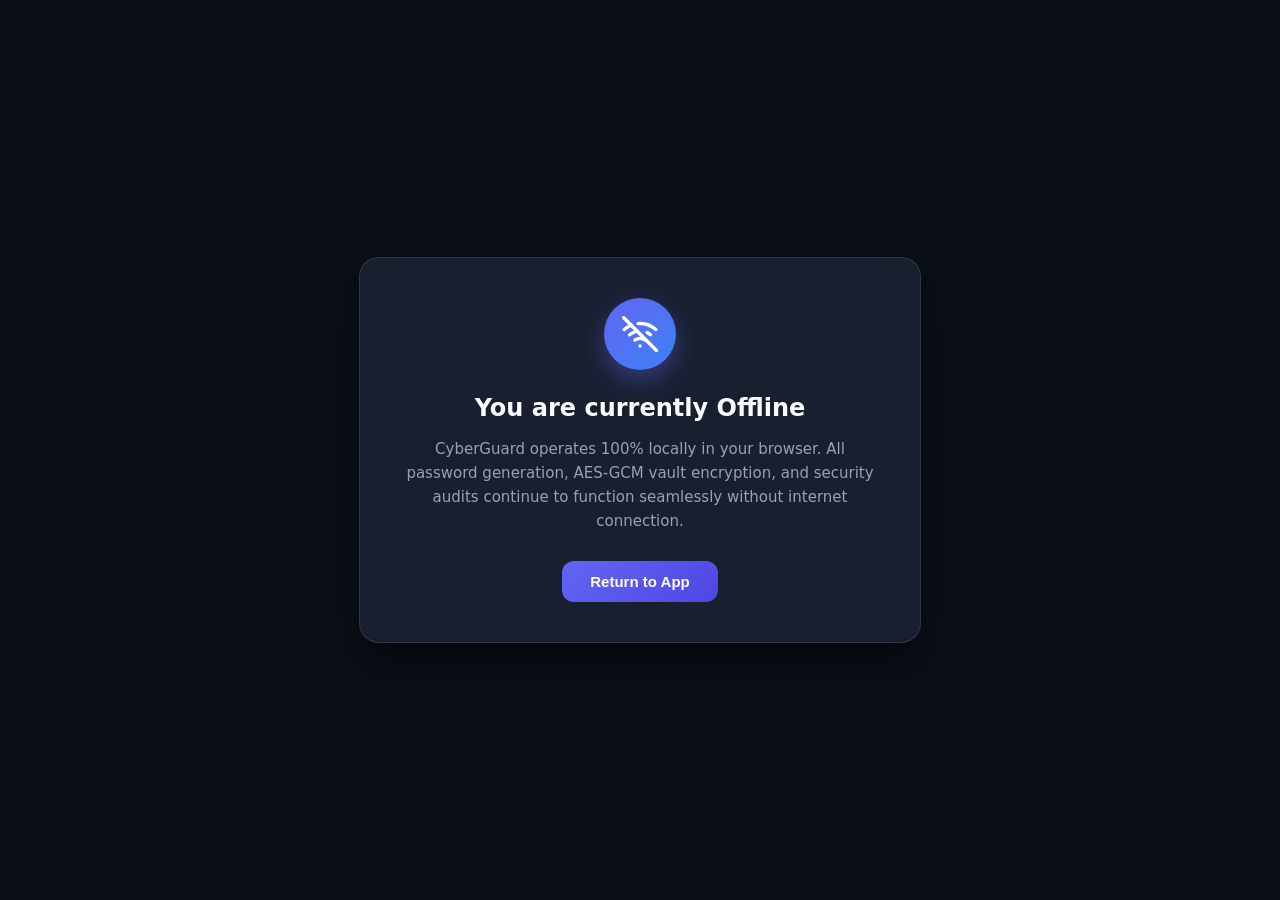
<file: assets/offline.html>
<!DOCTYPE html>
<html lang="en">
<head>
  <meta charset="UTF-8">
  <meta name="viewport" content="width=device-width, initial-scale=1.0">
  <title>Offline Mode - CyberGuard Password Pro+</title>
  <style>
    body {
      background-color: #0b0f19;
      color: #f8fafc;
      font-family: system-ui, -apple-system, BlinkMacSystemFont, 'Segoe UI', Roboto, Oxygen, Ubuntu, Cantarell, sans-serif;
      display: flex;
      align-items: center;
      justify-content: center;
      min-height: 100vh;
      margin: 0;
      padding: 24px;
      box-sizing: border-box;
    }
    .offline-card {
      background: rgba(30, 41, 59, 0.7);
      backdrop-filter: blur(16px);
      border: 1px solid rgba(255, 255, 255, 0.1);
      border-radius: 20px;
      padding: 40px;
      max-width: 480px;
      text-align: center;
      box-shadow: 0 20px 40px rgba(0,0,0,0.5);
    }
    .icon-wrap {
      width: 72px;
      height: 72px;
      background: linear-gradient(135deg, #6366f1, #3b82f6);
      border-radius: 50%;
      display: flex;
      align-items: center;
      justify-content: center;
      margin: 0 auto 24px;
      box-shadow: 0 10px 25px rgba(99, 102, 241, 0.4);
    }
    h1 { font-size: 24px; margin-bottom: 12px; font-weight: 700; }
    p { color: #94a3b8; font-size: 15px; line-height: 1.6; margin-bottom: 28px; }
    .btn {
      background: linear-gradient(135deg, #6366f1, #4f46e5);
      color: white;
      border: none;
      padding: 12px 28px;
      border-radius: 12px;
      font-size: 15px;
      font-weight: 600;
      cursor: pointer;
      transition: transform 0.2s, box-shadow 0.2s;
    }
    .btn:hover {
      transform: translateY(-2px);
      box-shadow: 0 6px 20px rgba(99, 102, 241, 0.4);
    }
  </style>
</head>
<body>
  <div class="offline-card">
    <div class="icon-wrap">
      <svg width="36" height="36" viewBox="0 0 24 24" fill="none" stroke="white" stroke-width="2.2" stroke-linecap="round" stroke-linejoin="round">
        <path d="M1 1l22 22"></path>
        <path d="M16.72 11.06A10.94 10.94 0 0 1 19 12.55"></path>
        <path d="M5 12.55a10.94 10.94 0 0 1 5.17-2.39"></path>
        <path d="M10.71 5.05A16 16 0 0 1 22.58 9"></path>
        <path d="M1.42 9a15.91 15.91 0 0 1 4.7-2.88"></path>
        <path d="M8.53 16.11a6 6 0 0 1 6.95 0"></path>
        <line x1="12" y1="20" x2="12.01" y2="20"></line>
      </svg>
    </div>
    <h1>You are currently Offline</h1>
    <p>CyberGuard operates 100% locally in your browser. All password generation, AES-GCM vault encryption, and security audits continue to function seamlessly without internet connection.</p>
    <button class="btn" onclick="window.location.href='../index.html'">Return to App</button>
  </div>
</body>
</html>
</file>
<file: style.css>
/* ==========================================================================
   PASSWORD GENERATOR PRO+ — CYBERSECURITY TOOLKIT STYLESHEET
   ========================================================================== */

/* --- CSS Variables & Design System Tokens --- */
:root {
  /* Fonts */
  --font-sans: 'Plus Jakarta Sans', -apple-system, BlinkMacSystemFont, 'Segoe UI', Roboto, sans-serif;
  --font-mono: 'JetBrains Mono', Consolas, Monaco, 'Courier New', monospace;

  /* HSL Color Palette (Dark Theme Default) */
  --bg-primary: #0b0f19;
  --bg-secondary: #111827;
  --bg-card: rgba(17, 24, 39, 0.75);
  --bg-card-hover: rgba(31, 41, 55, 0.85);
  --bg-input: #1f2937;
  --bg-sidebar: rgba(15, 23, 42, 0.85);

  --border-color: rgba(255, 255, 255, 0.08);
  --border-focus: #6366f1;

  --text-main: #f9fafb;
  --text-muted: #9ca3af;
  --text-light: #6b7280;

  /* Brand Accents */
  --primary: #6366f1;
  --primary-hover: #4f46e5;
  --primary-glow: rgba(99, 102, 241, 0.35);

  --accent: #06b6d4;
  --accent-glow: rgba(6, 182, 212, 0.35);

  /* Status Colors */
  --success: #10b981;
  --success-bg: rgba(16, 185, 129, 0.15);
  --warning: #f59e0b;
  --warning-bg: rgba(245, 158, 11, 0.15);
  --danger: #ef4444;
  --danger-bg: rgba(239, 68, 68, 0.15);
  --info: #3b82f6;

  /* Shadows & Glassmorphism */
  --glass-border: 1px solid rgba(255, 255, 255, 0.1);
  --glass-shadow: 0 8px 32px 0 rgba(0, 0, 0, 0.37);
  --shadow-sm: 0 1px 2px 0 rgba(0, 0, 0, 0.05);
  --shadow-md: 0 4px 6px -1px rgba(0, 0, 0, 0.1);
  --shadow-lg: 0 10px 15px -3px rgba(0, 0, 0, 0.3);

  --radius-sm: 8px;
  --radius-md: 12px;
  --radius-lg: 18px;
  --radius-full: 9999px;

  --transition: all 0.25s cubic-bezier(0.4, 0, 0.2, 1);
}

/* Light Theme Overrides */
[data-theme="light"] {
  --bg-primary: #f8fafc;
  --bg-secondary: #ffffff;
  --bg-card: rgba(255, 255, 255, 0.85);
  --bg-card-hover: rgba(241, 245, 249, 0.95);
  --bg-input: #f1f5f9;
  --bg-sidebar: rgba(255, 255, 255, 0.9);

  --border-color: rgba(0, 0, 0, 0.08);
  --border-focus: #4f46e5;

  --text-main: #0f172a;
  --text-muted: #475569;
  --text-light: #94a3b8;

  --glass-border: 1px solid rgba(0, 0, 0, 0.08);
  --glass-shadow: 0 8px 32px 0 rgba(0, 0, 0, 0.06);
}

/* Base Resets */
*, *::before, *::after {
  box-sizing: border-box;
  margin: 0;
  padding: 0;
}

html, body {
  width: 100%;
  height: 100%;
  font-family: var(--font-sans);
  background-color: var(--bg-primary);
  color: var(--text-main);
  line-height: 1.5;
  overflow-x: hidden;
  transition: background-color 0.3s ease, color 0.3s ease;
}

/* Custom Scrollbar */
::-webkit-scrollbar {
  width: 6px;
  height: 6px;
}
::-webkit-scrollbar-track {
  background: transparent;
}
::-webkit-scrollbar-thumb {
  background: var(--border-color);
  border-radius: var(--radius-full);
}
::-webkit-scrollbar-thumb:hover {
  background: var(--text-light);
}

/* Background Mesh Animation */
.app-background {
  position: fixed;
  top: 0;
  left: 0;
  width: 100vw;
  height: 100vh;
  z-index: 0;
  pointer-events: none;
  overflow: hidden;
}

.bg-shape {
  position: absolute;
  filter: blur(120px);
  border-radius: 50%;
  opacity: 0.15;
  animation: floatAnim 18s infinite alternate ease-in-out;
}

.shape-1 {
  width: 500px;
  height: 500px;
  background: #6366f1;
  top: -100px;
  left: -100px;
}
.shape-2 {
  width: 600px;
  height: 600px;
  background: #06b6d4;
  bottom: -150px;
  right: -150px;
  animation-delay: -6s;
}
.shape-3 {
  width: 400px;
  height: 400px;
  background: #10b981;
  top: 40%;
  left: 30%;
  animation-delay: -12s;
}

@keyframes floatAnim {
  0% { transform: translate(0, 0) scale(1); }
  50% { transform: translate(60px, 40px) scale(1.1); }
  100% { transform: translate(-40px, 60px) scale(0.95); }
}

/* Container & Layout */
.app-container {
  display: flex;
  min-height: 100vh;
  position: relative;
  z-index: 1;
}

/* Sidebar Styling */
.app-sidebar {
  width: 280px;
  background: var(--bg-sidebar);
  backdrop-filter: blur(20px);
  -webkit-backdrop-filter: blur(20px);
  border-right: var(--glass-border);
  display: flex;
  flex-direction: column;
  position: fixed;
  top: 0;
  bottom: 0;
  left: 0;
  z-index: 100;
  transition: transform 0.3s cubic-bezier(0.4, 0, 0.2, 1);
}

[dir="rtl"] .app-sidebar {
  left: auto;
  right: 0;
  border-right: none;
  border-left: var(--glass-border);
}

.sidebar-header {
  padding: 1.5rem 1.25rem;
  display: flex;
  align-items: center;
  justify-content: space-between;
  border-bottom: var(--glass-border);
}

.logo {
  display: flex;
  align-items: center;
  gap: 0.75rem;
}

.logo-icon {
  width: 40px;
  height: 40px;
  border-radius: var(--radius-md);
  background: linear-gradient(135deg, var(--primary), var(--accent));
  display: flex;
  align-items: center;
  justify-content: center;
  color: #fff;
  box-shadow: 0 4px 14px var(--primary-glow);
}

.logo-text {
  display: flex;
  flex-direction: column;
}

.brand-name {
  font-weight: 800;
  font-size: 1.15rem;
  letter-spacing: -0.02em;
  color: var(--text-main);
}

.brand-badge {
  font-size: 0.65rem;
  font-weight: 700;
  color: var(--accent);
  letter-spacing: 0.08em;
}

.mobile-close-btn {
  display: none;
}

.sidebar-nav {
  flex: 1;
  padding: 1.25rem 0.75rem;
  overflow-y: auto;
  display: flex;
  flex-direction: column;
  gap: 1.5rem;
}

.nav-section {
  display: flex;
  flex-direction: column;
  gap: 0.25rem;
}

.nav-section-title {
  font-size: 0.65rem;
  font-weight: 700;
  color: var(--text-light);
  letter-spacing: 0.1em;
  padding: 0 0.75rem 0.5rem;
}

.nav-item {
  display: flex;
  align-items: center;
  gap: 0.75rem;
  padding: 0.65rem 0.75rem;
  border-radius: var(--radius-sm);
  background: transparent;
  border: none;
  color: var(--text-muted);
  font-size: 0.88rem;
  font-weight: 600;
  font-family: inherit;
  cursor: pointer;
  width: 100%;
  text-align: left;
  transition: var(--transition);
}

[dir="rtl"] .nav-item {
  text-align: right;
}

.nav-item:hover {
  background: rgba(255, 255, 255, 0.05);
  color: var(--text-main);
}

.nav-item.active {
  background: linear-gradient(135deg, rgba(99, 102, 241, 0.15), rgba(6, 182, 212, 0.15));
  color: var(--primary);
  border: 1px solid rgba(99, 102, 241, 0.3);
}

.nav-badge {
  margin-left: auto;
  background: var(--primary);
  color: #fff;
  font-size: 0.7rem;
  font-weight: 700;
  padding: 0.15rem 0.5rem;
  border-radius: var(--radius-full);
}

[dir="rtl"] .nav-badge {
  margin-left: 0;
  margin-right: auto;
}

.sidebar-footer {
  padding: 1.25rem;
  border-top: var(--glass-border);
}

.privacy-badge {
  display: flex;
  align-items: center;
  gap: 0.75rem;
  padding: 0.75rem;
  background: rgba(16, 185, 129, 0.1);
  border: 1px solid rgba(16, 185, 129, 0.2);
  border-radius: var(--radius-md);
}

.privacy-info {
  display: flex;
  flex-direction: column;
}

.privacy-title {
  font-size: 0.75rem;
  font-weight: 700;
  color: var(--success);
}

.privacy-sub {
  font-size: 0.65rem;
  color: var(--text-muted);
}

/* Main Area Layout */
.app-main {
  flex: 1;
  margin-left: 280px;
  min-height: 100vh;
  display: flex;
  flex-direction: column;
}

[dir="rtl"] .app-main {
  margin-left: 0;
  margin-right: 280px;
}

/* Sticky Header */
.app-header {
  position: sticky;
  top: 0;
  z-index: 90;
  height: 72px;
  padding: 0 2rem;
  background: var(--bg-sidebar);
  backdrop-filter: blur(20px);
  -webkit-backdrop-filter: blur(20px);
  border-bottom: var(--glass-border);
  display: flex;
  align-items: center;
  justify-content: space-between;
}

.header-left {
  display: flex;
  align-items: center;
  gap: 1rem;
}

.mobile-menu-btn {
  display: none;
}

.page-title-wrap h1 {
  font-size: 1.25rem;
  font-weight: 800;
  color: var(--text-main);
  line-height: 1.2;
}

.page-subtitle {
  font-size: 0.75rem;
  color: var(--text-muted);
}

.header-right {
  display: flex;
  align-items: center;
  gap: 1rem;
}

.lang-selector {
  display: flex;
  align-items: center;
  gap: 0.5rem;
  background: var(--bg-input);
  padding: 0.4rem 0.75rem;
  border-radius: var(--radius-sm);
  border: 1px solid var(--border-color);
}

.lang-selector select {
  background: transparent;
  border: none;
  color: var(--text-main);
  font-size: 0.82rem;
  font-weight: 600;
  font-family: inherit;
  cursor: pointer;
  outline: none;
}

.lang-selector select option {
  background: var(--bg-secondary);
  color: var(--text-main);
}

.theme-toggle-btn {
  width: 40px;
  height: 40px;
  border-radius: var(--radius-md);
  background: var(--bg-input);
  border: 1px solid var(--border-color);
  color: var(--text-main);
  display: flex;
  align-items: center;
  justify-content: center;
  cursor: pointer;
  transition: var(--transition);
}

.theme-toggle-btn:hover {
  background: rgba(255, 255, 255, 0.1);
}

.theme-icon {
  display: flex;
  align-items: center;
  justify-content: center;
}

[data-theme="dark"] .sun-icon { display: flex; }
[data-theme="dark"] .moon-icon { display: none; }
[data-theme="light"] .sun-icon { display: none; }
[data-theme="light"] .moon-icon { display: flex; }

/* Content Body & Views */
.content-body {
  flex: 1;
  padding: 2rem;
  max-width: 1400px;
  width: 100%;
  margin: 0 auto;
}

.tab-view {
  display: none;
  animation: fadeIn 0.3s ease-out;
}

.tab-view.active {
  display: block;
}

@keyframes fadeIn {
  from { opacity: 0; transform: translateY(8px); }
  to { opacity: 1; transform: translateY(0); }
}

/* UI Cards & Glassmorphism */
.card {
  background: var(--bg-card);
  backdrop-filter: blur(16px);
  -webkit-backdrop-filter: blur(16px);
  border: var(--glass-border);
  border-radius: var(--radius-lg);
  box-shadow: var(--glass-shadow);
  overflow: hidden;
}

.card-header {
  padding: 1.25rem 1.5rem;
  border-bottom: var(--glass-border);
}

.card-header h3 {
  font-size: 1.05rem;
  font-weight: 700;
  color: var(--text-main);
}

.card-body {
  padding: 1.5rem;
}

/* Dashboard Hero Banner */
.dash-hero {
  background: linear-gradient(135deg, rgba(99, 102, 241, 0.15), rgba(6, 182, 212, 0.1));
  border: 1px solid rgba(99, 102, 241, 0.25);
  border-radius: var(--radius-lg);
  padding: 2rem;
  display: flex;
  align-items: center;
  justify-content: space-between;
  gap: 2rem;
  position: relative;
  overflow: hidden;
}

.hero-content {
  flex: 1;
  max-width: 650px;
}

.status-pill {
  display: inline-flex;
  align-items: center;
  gap: 0.5rem;
  padding: 0.3rem 0.75rem;
  border-radius: var(--radius-full);
  font-size: 0.75rem;
  font-weight: 700;
  margin-bottom: 1rem;
}

.status-pill.green {
  background: var(--success-bg);
  color: var(--success);
  border: 1px solid rgba(16, 185, 129, 0.3);
}

.pulse-dot {
  width: 8px;
  height: 8px;
  border-radius: 50%;
  background: var(--success);
  box-shadow: 0 0 10px var(--success);
  animation: pulse 2s infinite;
}

@keyframes pulse {
  0% { transform: scale(0.95); box-shadow: 0 0 0 0 rgba(16, 185, 129, 0.7); }
  70% { transform: scale(1); box-shadow: 0 0 0 8px rgba(16, 185, 129, 0); }
  100% { transform: scale(0.95); box-shadow: 0 0 0 0 rgba(16, 185, 129, 0); }
}

.dash-hero h2 {
  font-size: 1.65rem;
  font-weight: 800;
  line-height: 1.25;
  margin-bottom: 0.75rem;
}

.dash-hero p {
  color: var(--text-muted);
  font-size: 0.92rem;
  margin-bottom: 1.5rem;
}

.hero-actions {
  display: flex;
  gap: 1rem;
  flex-wrap: wrap;
}

/* Circular Gauge Card */
.hero-gauge-card {
  background: var(--bg-card);
  border: var(--glass-border);
  padding: 1.5rem;
  border-radius: var(--radius-md);
  display: flex;
  flex-direction: column;
  align-items: center;
  min-width: 200px;
}

.gauge-container {
  position: relative;
  width: 120px;
  height: 120px;
}

.gauge-svg {
  width: 100%;
  height: 100%;
  transform: rotate(-90deg);
}

.gauge-bg {
  fill: none;
  stroke: var(--bg-input);
  stroke-width: 10;
}

.gauge-fill {
  fill: none;
  stroke: var(--success);
  stroke-width: 10;
  stroke-dasharray: 314;
  stroke-linecap: round;
  transition: stroke-dashoffset 1s ease-in-out, stroke 0.3s ease;
}

.gauge-center {
  position: absolute;
  top: 0;
  left: 0;
  width: 100%;
  height: 100%;
  display: flex;
  flex-direction: column;
  align-items: center;
  justify-content: center;
}

.gauge-score {
  font-size: 1.75rem;
  font-weight: 800;
  line-height: 1;
}

.gauge-label {
  font-size: 0.65rem;
  color: var(--text-muted);
  text-transform: uppercase;
  letter-spacing: 0.05em;
  margin-top: 0.25rem;
}

.gauge-footer {
  font-size: 0.75rem;
  font-weight: 600;
  color: var(--success);
  margin-top: 0.75rem;
}

/* Grids & Utility Classes */
.grid-2 { display: grid; grid-template-columns: repeat(2, 1fr); gap: 1.5rem; }
.grid-3 { display: grid; grid-template-columns: repeat(3, 1fr); gap: 1.5rem; }
.grid-4 { display: grid; grid-template-columns: repeat(4, 1fr); gap: 1.25rem; }
.grid-5 { display: grid; grid-template-columns: repeat(5, 1fr); gap: 1rem; }

.mt-2 { margin-top: 0.5rem; }
.mt-3 { margin-top: 0.75rem; }
.mt-4 { margin-top: 1rem; }
.mt-6 { margin-top: 1.5rem; }
.mb-3 { margin-bottom: 0.75rem; }
.mb-4 { margin-bottom: 1rem; }
.mb-6 { margin-bottom: 1.5rem; }
.my-4 { margin-top: 1rem; margin-bottom: 1rem; }
.p-0 { padding: 0 !important; }

.flex-between { display: flex; align-items: center; justify-content: space-between; }
.flex-center { display: flex; align-items: center; justify-content: center; }
.flex-end { display: flex; align-items: center; justify-content: flex-end; }
.flex-gap-2 { display: flex; align-items: center; gap: 0.5rem; }
.gap-4 { gap: 1rem; }
.flex-wrap { flex-wrap: wrap; }
.flex-1 { flex: 1; }
.min-w-200 { min-width: 200px; }
.w-full { width: 100%; }

.text-xs { font-size: 0.75rem; }
.text-sm { font-size: 0.88rem; }
.text-muted { color: var(--text-muted); }
.text-center { text-align: center; }
.cursor-pointer { cursor: pointer; }
.hidden { display: none !important; }

/* Stat Cards */
.stat-card {
  background: var(--bg-card);
  border: var(--glass-border);
  border-radius: var(--radius-md);
  padding: 1.25rem;
  display: flex;
  align-items: center;
  gap: 1rem;
}

.stat-icon {
  width: 48px;
  height: 48px;
  border-radius: var(--radius-md);
  display: flex;
  align-items: center;
  justify-content: center;
}

.stat-icon.blue { background: rgba(59, 130, 246, 0.15); color: #3b82f6; }
.stat-icon.green { background: var(--success-bg); color: var(--success); }
.stat-icon.yellow { background: var(--warning-bg); color: var(--warning); }
.stat-icon.purple { background: rgba(168, 85, 247, 0.15); color: #a855f7; }

.stat-details {
  display: flex;
  flex-direction: column;
}

.stat-value {
  font-size: 1.5rem;
  font-weight: 800;
  line-height: 1.2;
}

.stat-title {
  font-size: 0.75rem;
  color: var(--text-muted);
}

/* Quick Tools List */
.tool-quick-list {
  display: flex;
  flex-direction: column;
  gap: 0.75rem;
}

.tool-quick-item {
  display: flex;
  align-items: center;
  gap: 1rem;
  padding: 0.88rem 1rem;
  background: var(--bg-input);
  border: 1px solid var(--border-color);
  border-radius: var(--radius-md);
  color: var(--text-main);
  text-align: left;
  cursor: pointer;
  transition: var(--transition);
}

[dir="rtl"] .tool-quick-item {
  text-align: right;
}

.tool-quick-item:hover {
  background: var(--bg-card-hover);
  border-color: var(--primary);
  transform: translateX(4px);
}

[dir="rtl"] .tool-quick-item:hover {
  transform: translateX(-4px);
}

.t-icon {
  width: 36px;
  height: 36px;
  border-radius: var(--radius-sm);
  background: rgba(99, 102, 241, 0.15);
  color: var(--primary);
  display: flex;
  align-items: center;
  justify-content: center;
}

.t-info h4 {
  font-size: 0.88rem;
  font-weight: 700;
}

.t-info p {
  font-size: 0.75rem;
  color: var(--text-muted);
}

/* Daily Tip Carousel Card */
.tip-box {
  background: var(--bg-input);
  border: 1px solid var(--border-color);
  padding: 1.25rem;
  border-radius: var(--radius-md);
}

.tip-badge {
  display: inline-block;
  font-size: 0.65rem;
  font-weight: 700;
  text-transform: uppercase;
  color: var(--accent);
  letter-spacing: 0.05em;
  margin-bottom: 0.5rem;
}

.tip-headline {
  font-size: 1.05rem;
  font-weight: 700;
  margin-bottom: 0.5rem;
}

.tip-body {
  font-size: 0.85rem;
  color: var(--text-muted);
}

.tip-controls {
  display: flex;
  gap: 0.5rem;
}

/* Buttons */
.btn {
  display: inline-flex;
  align-items: center;
  justify-content: center;
  gap: 0.5rem;
  padding: 0.65rem 1.25rem;
  border-radius: var(--radius-md);
  font-size: 0.88rem;
  font-weight: 600;
  font-family: inherit;
  border: none;
  cursor: pointer;
  transition: var(--transition);
  outline: none;
}

.btn-lg {
  padding: 0.85rem 1.75rem;
  font-size: 0.95rem;
}

.btn-sm {
  padding: 0.4rem 0.75rem;
  font-size: 0.78rem;
  border-radius: var(--radius-sm);
}

.btn-primary {
  background: linear-gradient(135deg, var(--primary), var(--primary-hover));
  color: #fff;
  box-shadow: 0 4px 14px var(--primary-glow);
}

.btn-primary:hover {
  opacity: 0.92;
  transform: translateY(-1px);
}

.btn-secondary {
  background: var(--bg-input);
  color: var(--text-main);
  border: 1px solid var(--border-color);
}

.btn-secondary:hover {
  background: var(--bg-card-hover);
  border-color: var(--text-light);
}

.btn-accent {
  background: linear-gradient(135deg, var(--accent), #0891b2);
  color: #fff;
}

.btn-danger {
  background: var(--danger-bg);
  color: var(--danger);
  border: 1px solid rgba(239, 68, 68, 0.3);
}

.btn-danger:hover {
  background: var(--danger);
  color: #fff;
}

.btn-copy {
  background: linear-gradient(135deg, var(--accent), #0891b2);
  color: #fff;
  border-radius: var(--radius-md);
}

.btn-copy:hover {
  opacity: 0.9;
}

.icon-btn {
  width: 36px;
  height: 36px;
  border-radius: var(--radius-sm);
  background: transparent;
  border: 1px solid var(--border-color);
  color: var(--text-muted);
  display: flex;
  align-items: center;
  justify-content: center;
  cursor: pointer;
  transition: var(--transition);
}

.icon-btn:hover {
  background: var(--bg-input);
  color: var(--text-main);
}

.icon-btn-sm {
  width: 28px;
  height: 28px;
  border-radius: var(--radius-sm);
  background: var(--bg-input);
  border: 1px solid var(--border-color);
  color: var(--text-main);
  display: flex;
  align-items: center;
  justify-content: center;
  cursor: pointer;
}

/* Category Preset Bar */
.category-preset-bar {
  display: flex;
  align-items: center;
  gap: 1rem;
  flex-wrap: wrap;
  background: var(--bg-card);
  padding: 0.75rem 1.25rem;
  border-radius: var(--radius-md);
  border: var(--glass-border);
}

.preset-label {
  font-size: 0.78rem;
  font-weight: 700;
  color: var(--text-muted);
}

.preset-chips {
  display: flex;
  gap: 0.5rem;
  flex-wrap: wrap;
}

.chip {
  padding: 0.35rem 0.85rem;
  border-radius: var(--radius-full);
  background: var(--bg-input);
  border: 1px solid var(--border-color);
  color: var(--text-muted);
  font-size: 0.78rem;
  font-weight: 600;
  cursor: pointer;
  transition: var(--transition);
}

.chip:hover {
  border-color: var(--primary);
  color: var(--text-main);
}

.chip.active {
  background: var(--primary);
  color: #fff;
  border-color: var(--primary);
}

/* Output Display Card */
.password-output-card {
  background: var(--bg-card);
  border: var(--glass-border);
  border-radius: var(--radius-lg);
  padding: 1.75rem;
  box-shadow: var(--glass-shadow);
}

.output-top-bar {
  display: flex;
  align-items: center;
  justify-content: space-between;
  margin-bottom: 1rem;
}

.security-badge {
  font-size: 0.7rem;
  font-weight: 800;
  letter-spacing: 0.08em;
  padding: 0.25rem 0.75rem;
  border-radius: var(--radius-full);
  background: var(--success-bg);
  color: var(--success);
  border: 1px solid rgba(16, 185, 129, 0.3);
}

.output-quick-actions {
  display: flex;
  gap: 0.5rem;
}

.action-btn {
  width: 36px;
  height: 36px;
  border-radius: var(--radius-sm);
  background: var(--bg-input);
  border: 1px solid var(--border-color);
  color: var(--text-muted);
  display: flex;
  align-items: center;
  justify-content: center;
  cursor: pointer;
  transition: var(--transition);
}

.action-btn:hover {
  color: var(--text-main);
  border-color: var(--primary);
}

.password-display-wrapper {
  display: flex;
  gap: 1rem;
  align-items: center;
  background: var(--bg-input);
  border: 1px solid var(--border-color);
  border-radius: var(--radius-md);
  padding: 0.75rem 1.25rem;
  margin-bottom: 1.25rem;
}

.password-display {
  flex: 1;
  font-family: var(--font-mono);
  font-size: 1.35rem;
  font-weight: 600;
  letter-spacing: 0.05em;
  color: var(--text-main);
  word-break: break-all;
  user-select: all;
  outline: none;
}

/* Meter Bar */
.meter-wrapper {
  display: flex;
  flex-direction: column;
  gap: 0.5rem;
}

.meter-bar {
  height: 8px;
  width: 100%;
  background: var(--bg-input);
  border-radius: var(--radius-full);
  overflow: hidden;
}

.meter-fill {
  height: 100%;
  width: 0%;
  background: var(--success);
  border-radius: var(--radius-full);
  transition: width 0.4s ease, background-color 0.3s ease;
}

.meter-info {
  display: flex;
  justify-content: space-between;
  font-size: 0.75rem;
  color: var(--text-muted);
}

/* Presets & Length Controls */
.length-presets {
  display: grid;
  grid-template-columns: repeat(5, 1fr);
  gap: 0.5rem;
}

.btn-preset {
  padding: 0.65rem;
  background: var(--bg-input);
  border: 1px solid var(--border-color);
  border-radius: var(--radius-sm);
  color: var(--text-main);
  font-weight: 700;
  font-family: var(--font-mono);
  cursor: pointer;
  transition: var(--transition);
}

.btn-preset:hover {
  border-color: var(--primary);
}

.btn-preset.active {
  background: var(--primary);
  color: #fff;
  border-color: var(--primary);
}

.slider-wrap {
  display: flex;
  align-items: center;
  gap: 1rem;
}

input[type="range"] {
  flex: 1;
  accent-color: var(--primary);
  cursor: pointer;
}

.length-indicator {
  font-family: var(--font-mono);
  font-weight: 700;
  font-size: 1.1rem;
  min-width: 24px;
  text-align: center;
}

/* Difficulty Options */
.difficulty-options {
  display: grid;
  grid-template-columns: repeat(2, 1fr);
  gap: 0.75rem;
}

.btn-diff {
  display: flex;
  flex-direction: column;
  padding: 0.85rem;
  background: var(--bg-input);
  border: 1px solid var(--border-color);
  border-radius: var(--radius-md);
  color: var(--text-main);
  text-align: left;
  cursor: pointer;
  transition: var(--transition);
}

[dir="rtl"] .btn-diff {
  text-align: right;
}

.btn-diff:hover {
  border-color: var(--primary);
}

.btn-diff.active {
  background: rgba(99, 102, 241, 0.15);
  border: 1px solid var(--primary);
}

.diff-title {
  font-weight: 700;
  font-size: 0.88rem;
}

.diff-desc {
  font-size: 0.7rem;
  color: var(--text-muted);
}

/* Checkbox Grid */
.checkbox-grid {
  display: grid;
  grid-template-columns: repeat(1, 1fr);
  gap: 0.75rem;
}

.custom-checkbox {
  display: flex;
  align-items: center;
  gap: 0.75rem;
  font-size: 0.82rem;
  color: var(--text-main);
  cursor: pointer;
  user-select: none;
}

.custom-checkbox input {
  display: none;
}

.checkmark {
  width: 20px;
  height: 20px;
  border-radius: var(--radius-sm);
  background: var(--bg-input);
  border: 1px solid var(--border-color);
  display: flex;
  align-items: center;
  justify-content: center;
  transition: var(--transition);
}

.custom-checkbox input:checked ~ .checkmark {
  background: var(--primary);
  border-color: var(--primary);
}

.checkmark::after {
  content: '';
  width: 5px;
  height: 9px;
  border: solid #fff;
  border-width: 0 2px 2px 0;
  transform: rotate(45deg);
  display: none;
}

.custom-checkbox input:checked ~ .checkmark::after {
  display: block;
}

/* Action Toolbar */
.action-toolbar {
  display: flex;
  gap: 0.75rem;
  flex-wrap: wrap;
}

/* Statistics Composition Grid */
.stats-composition {
  text-align: center;
}

.comp-box {
  background: var(--bg-input);
  padding: 0.75rem;
  border-radius: var(--radius-md);
  border: 1px solid var(--border-color);
}

.comp-val {
  display: block;
  font-size: 1.25rem;
  font-weight: 800;
  font-family: var(--font-mono);
  color: var(--accent);
}

.comp-lbl {
  font-size: 0.7rem;
  color: var(--text-muted);
}

/* Breach Warning Banner */
.breach-warning-banner {
  margin-top: 1.25rem;
  padding: 1rem;
  border-radius: var(--radius-md);
  background: var(--danger-bg);
  border: 1px solid rgba(239, 68, 68, 0.3);
  display: flex;
  align-items: center;
  gap: 0.75rem;
  color: #fca5a5;
  font-size: 0.85rem;
}

/* Input Fields & Forms */
.form-group {
  display: flex;
  flex-direction: column;
  gap: 0.5rem;
}

.form-label {
  font-size: 0.82rem;
  font-weight: 700;
  color: var(--text-muted);
}

input[type="text"], input[type="password"], select.select-styled {
  width: 100%;
  padding: 0.75rem 1rem;
  background: var(--bg-input);
  border: 1px solid var(--border-color);
  border-radius: var(--radius-md);
  color: var(--text-main);
  font-family: inherit;
  font-size: 0.88rem;
  outline: none;
  transition: var(--transition);
}

input[type="text"]:focus, input[type="password"]:focus, select.select-styled:focus {
  border-color: var(--primary);
  box-shadow: 0 0 0 3px var(--primary-glow);
}

.input-with-action {
  position: relative;
  display: flex;
  align-items: center;
}

.input-with-action input {
  padding-right: 3rem;
}

[dir="rtl"] .input-with-action input {
  padding-right: 1rem;
  padding-left: 3rem;
}

.input-with-action .icon-btn {
  position: absolute;
  right: 0.5rem;
}

[dir="rtl"] .input-with-action .icon-btn {
  right: auto;
  left: 0.5rem;
}

/* Search Box */
.search-wrap {
  position: relative;
  display: flex;
  align-items: center;
}

.search-wrap svg {
  position: absolute;
  left: 1rem;
  color: var(--text-light);
}

[dir="rtl"] .search-wrap svg {
  left: auto;
  right: 1rem;
}

.search-wrap input {
  padding-left: 2.75rem;
}

[dir="rtl"] .search-wrap input {
  padding-left: 1rem;
  padding-right: 2.75rem;
}

/* Vault Table */
.table-responsive {
  width: 100%;
  overflow-x: auto;
}

.vault-table {
  width: 100%;
  border-collapse: collapse;
  text-align: left;
}

[dir="rtl"] .vault-table {
  text-align: right;
}

.vault-table th {
  background: var(--bg-input);
  padding: 0.88rem 1.25rem;
  font-size: 0.75rem;
  font-weight: 700;
  color: var(--text-muted);
  text-transform: uppercase;
  letter-spacing: 0.05em;
  border-bottom: var(--glass-border);
}

.vault-table td {
  padding: 1rem 1.25rem;
  border-bottom: var(--glass-border);
  font-size: 0.88rem;
}

.vault-table tr:hover td {
  background: rgba(255, 255, 255, 0.02);
}

.pass-masked {
  font-family: var(--font-mono);
  letter-spacing: 0.1em;
  color: var(--text-light);
}

/* Audit Cards */
.audit-summary-card {
  padding: 1.25rem;
  border-radius: var(--radius-md);
  border: 1px solid var(--border-color);
  background: var(--bg-input);
}

.audit-summary-card.green { border-color: rgba(16, 185, 129, 0.3); }
.audit-summary-card.yellow { border-color: rgba(245, 158, 11, 0.3); }
.audit-summary-card.red { border-color: rgba(239, 68, 68, 0.3); }

.audit-count {
  display: block;
  font-size: 2rem;
  font-weight: 800;
  margin: 0.25rem 0;
}

.audit-desc {
  font-size: 0.75rem;
  color: var(--text-muted);
}

/* Toggle Switch */
.toggle-switch {
  position: relative;
  display: inline-block;
  width: 46px;
  height: 24px;
}

.toggle-switch input { display: none; }

.toggle-slider {
  position: absolute;
  cursor: pointer;
  top: 0; left: 0; right: 0; bottom: 0;
  background: var(--bg-input);
  border: 1px solid var(--border-color);
  border-radius: var(--radius-full);
  transition: var(--transition);
}

.toggle-slider::before {
  position: absolute;
  content: '';
  height: 18px;
  width: 18px;
  left: 2px;
  bottom: 2px;
  background: var(--text-muted);
  border-radius: 50%;
  transition: var(--transition);
}

.toggle-switch input:checked + .toggle-slider {
  background: var(--primary);
  border-color: var(--primary);
}

.toggle-switch input:checked + .toggle-slider::before {
  transform: translateX(22px);
  background: #fff;
}

/* Shortcuts & FAQ */
.shortcut-item {
  display: flex;
  align-items: center;
  gap: 1rem;
  padding: 0.75rem 1rem;
  background: var(--bg-input);
  border-radius: var(--radius-md);
  border: 1px solid var(--border-color);
  font-size: 0.85rem;
}

kbd {
  background: var(--bg-card);
  border: 1px solid var(--border-color);
  border-radius: var(--radius-sm);
  padding: 0.2rem 0.5rem;
  font-family: var(--font-mono);
  font-size: 0.75rem;
  font-weight: 700;
  box-shadow: 0 2px 0 var(--border-color);
}

/* Modals */
.modal-overlay {
  position: fixed;
  top: 0; left: 0; right: 0; bottom: 0;
  background: rgba(0, 0, 0, 0.75);
  backdrop-filter: blur(8px);
  -webkit-backdrop-filter: blur(8px);
  z-index: 200;
  display: flex;
  align-items: center;
  justify-content: center;
  padding: 1.5rem;
  animation: fadeIn 0.2s ease-out;
}

.modal-card {
  background: var(--bg-secondary);
  border: var(--glass-border);
  border-radius: var(--radius-lg);
  width: 100%;
  max-width: 480px;
  box-shadow: var(--shadow-lg);
  overflow: hidden;
}

.modal-header {
  padding: 1.25rem 1.5rem;
  border-bottom: var(--glass-border);
  display: flex;
  align-items: center;
  justify-content: space-between;
}

.modal-body {
  padding: 1.5rem;
}

.modal-footer {
  padding: 1.25rem 1.5rem;
  border-top: var(--glass-border);
  display: flex;
  gap: 0.75rem;
}

/* Toast Notifications */
.toast-container {
  position: fixed;
  bottom: 2rem;
  right: 2rem;
  z-index: 300;
  display: flex;
  flex-direction: column;
  gap: 0.75rem;
}

[dir="rtl"] .toast-container {
  right: auto;
  left: 2rem;
}

.toast {
  display: flex;
  align-items: center;
  gap: 0.75rem;
  padding: 0.88rem 1.25rem;
  background: var(--bg-secondary);
  border: 1px solid var(--border-focus);
  border-radius: var(--radius-md);
  color: var(--text-main);
  font-size: 0.88rem;
  font-weight: 600;
  box-shadow: var(--shadow-lg);
  animation: toastIn 0.3s cubic-bezier(0.4, 0, 0.2, 1);
}

@keyframes toastIn {
  from { opacity: 0; transform: translateY(20px); }
  to { opacity: 1; transform: translateY(0); }
}

/* Responsive Breakpoints */
@media (max-width: 1024px) {
  .grid-4 { grid-template-columns: repeat(2, 1fr); }
  .grid-5 { grid-template-columns: repeat(3, 1fr); }
  .dash-hero { flex-direction: column; text-align: center; }
  .hero-actions { justify-content: center; }
}

@media (max-width: 768px) {
  .app-sidebar {
    transform: translateX(-100%);
  }
  [dir="rtl"] .app-sidebar {
    transform: translateX(100%);
  }
  .app-sidebar.mobile-open {
    transform: translateX(0);
  }
  .app-main {
    margin-left: 0 !important;
    margin-right: 0 !important;
  }
  .mobile-menu-btn, .mobile-close-btn {
    display: flex;
  }
  .grid-2, .grid-3, .grid-4, .grid-5 {
    grid-template-columns: 1fr;
  }
  .difficulty-options {
    grid-template-columns: 1fr;
  }
  .content-body {
    padding: 1.25rem;
  }
  .app-header {
    padding: 0 1.25rem;
  }
}
</file>
